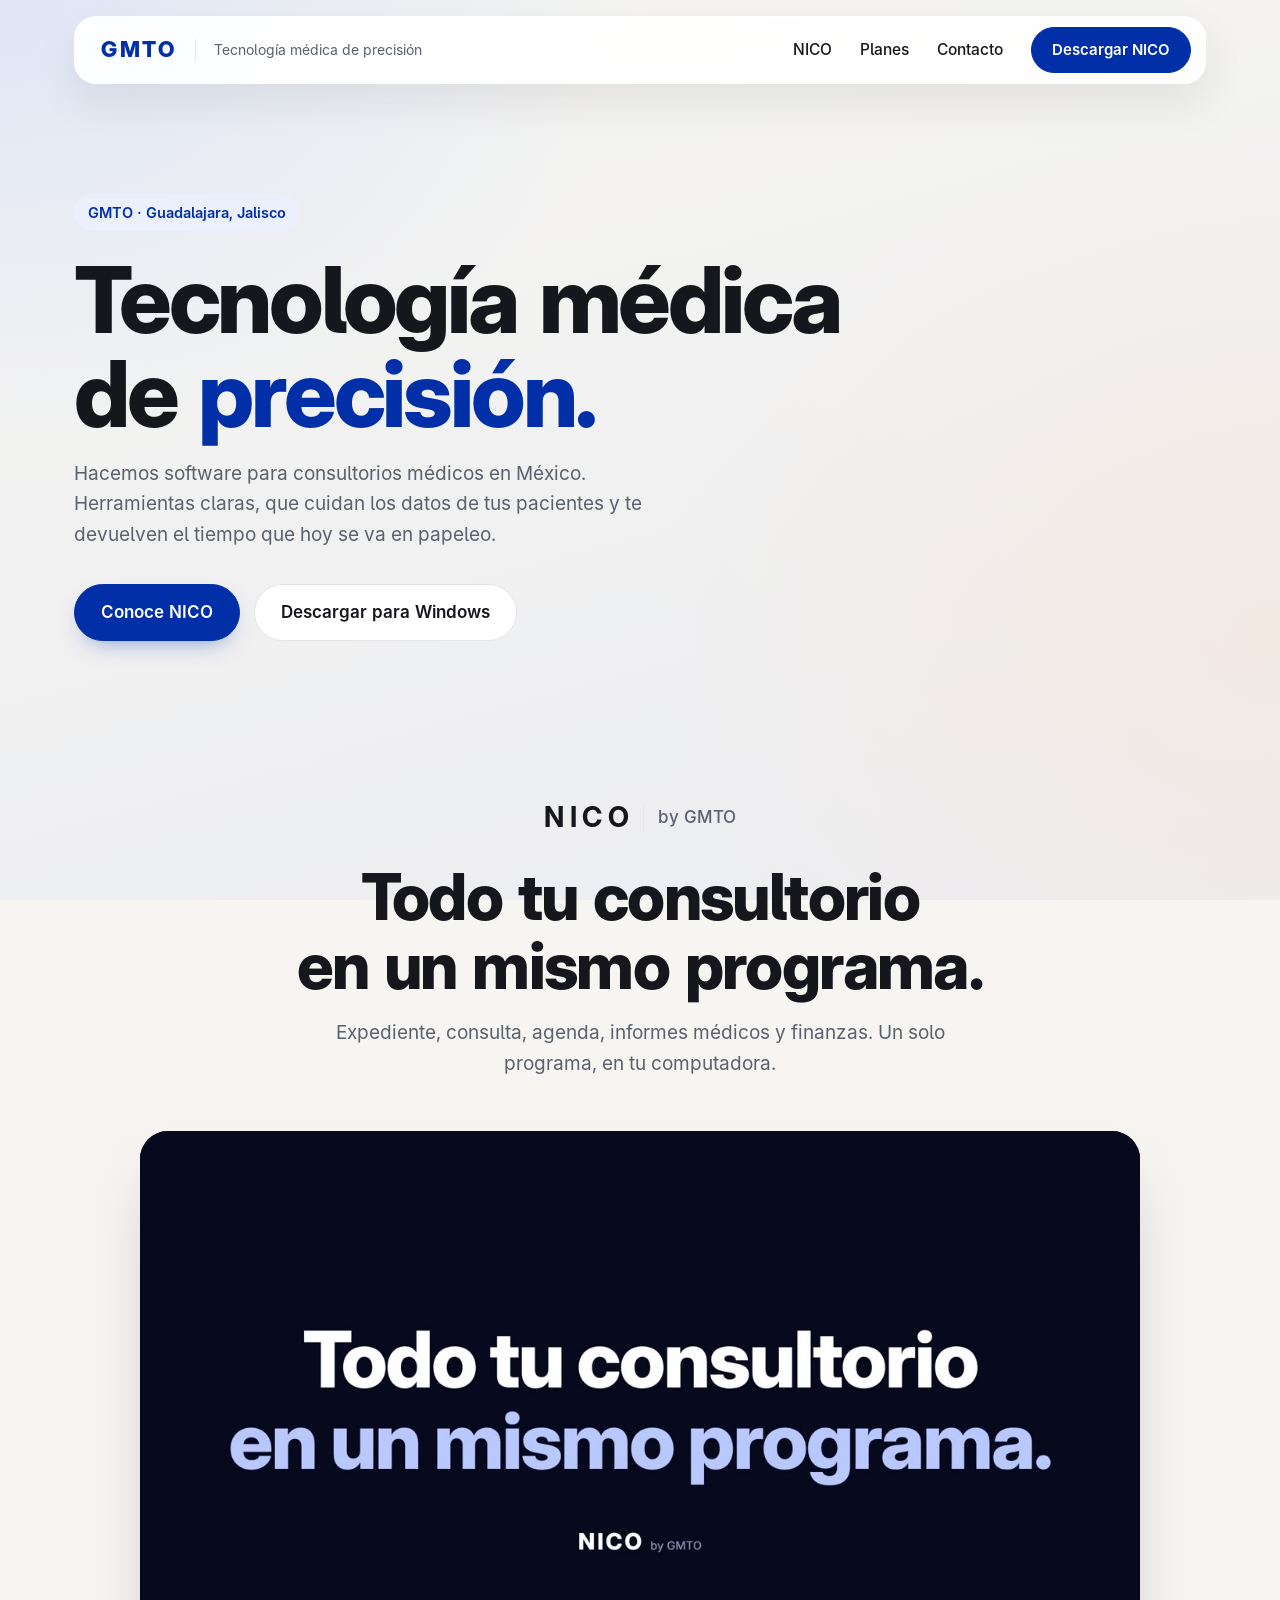
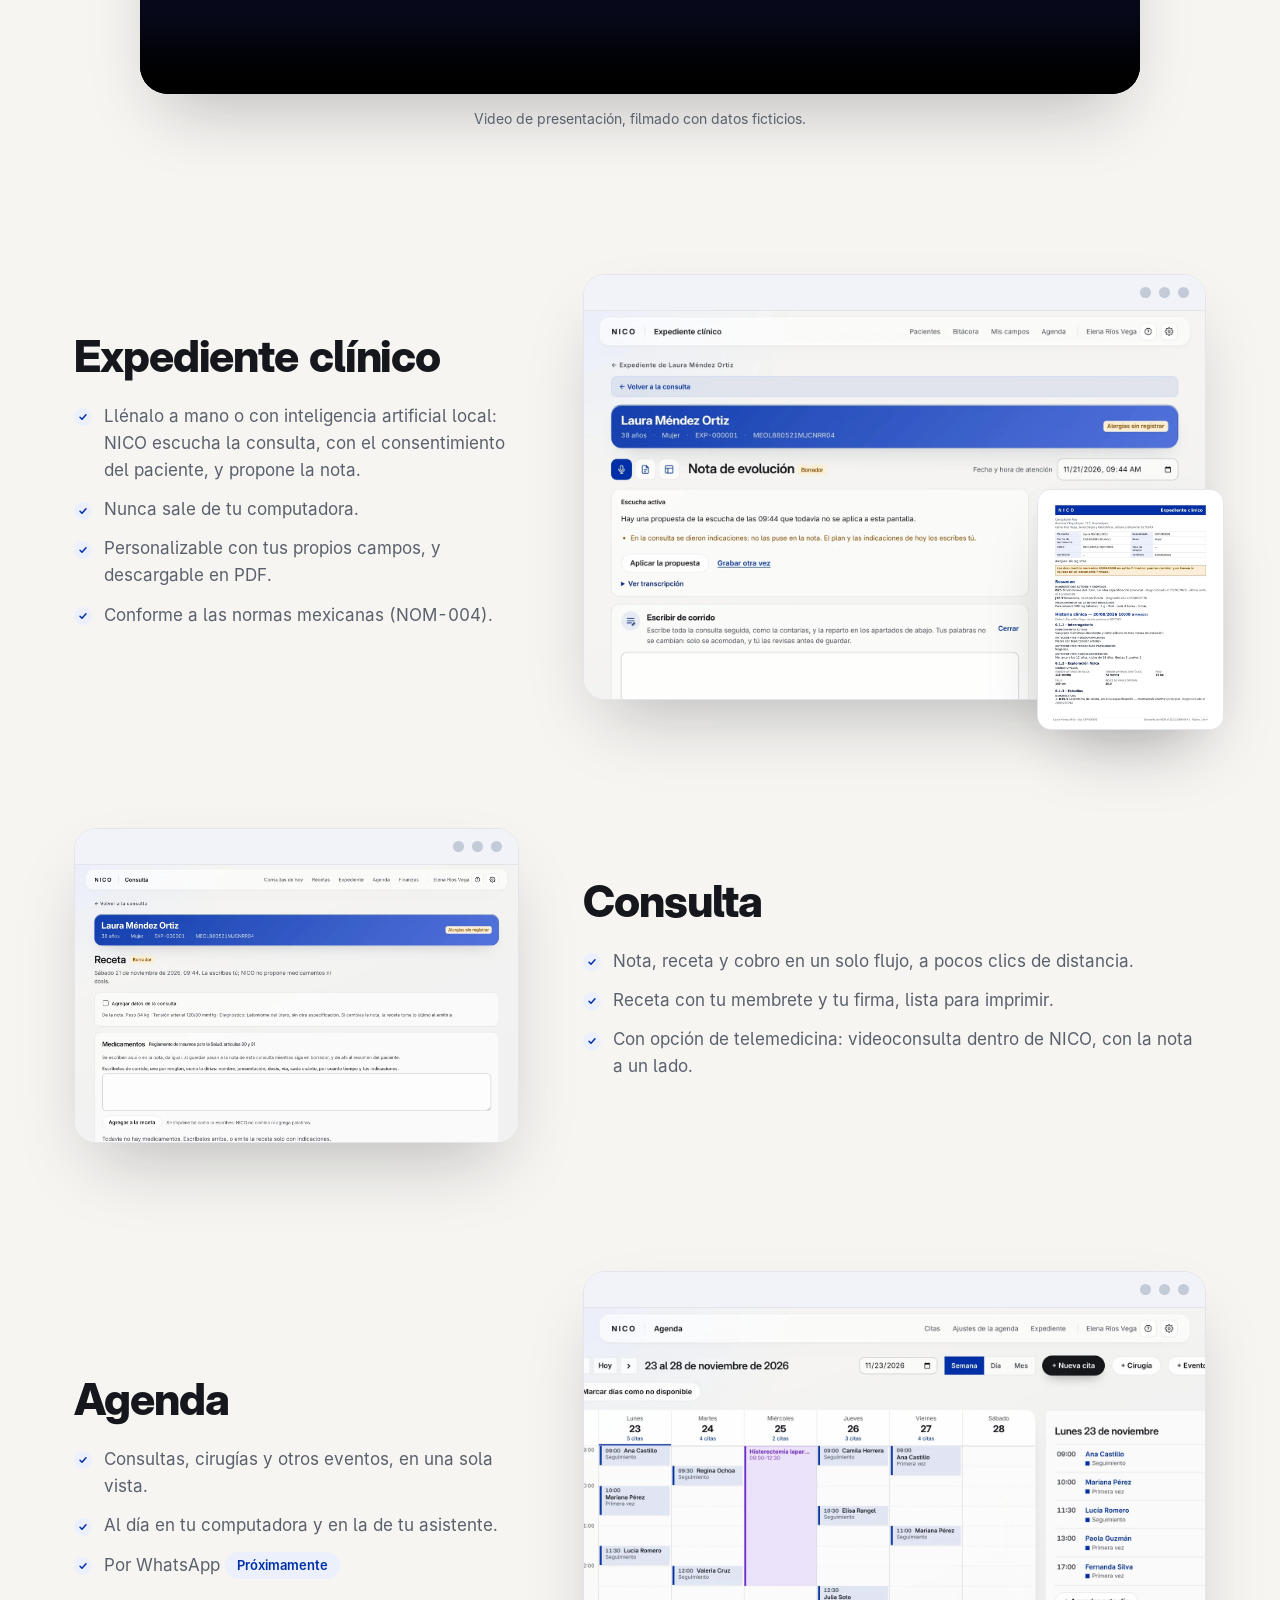
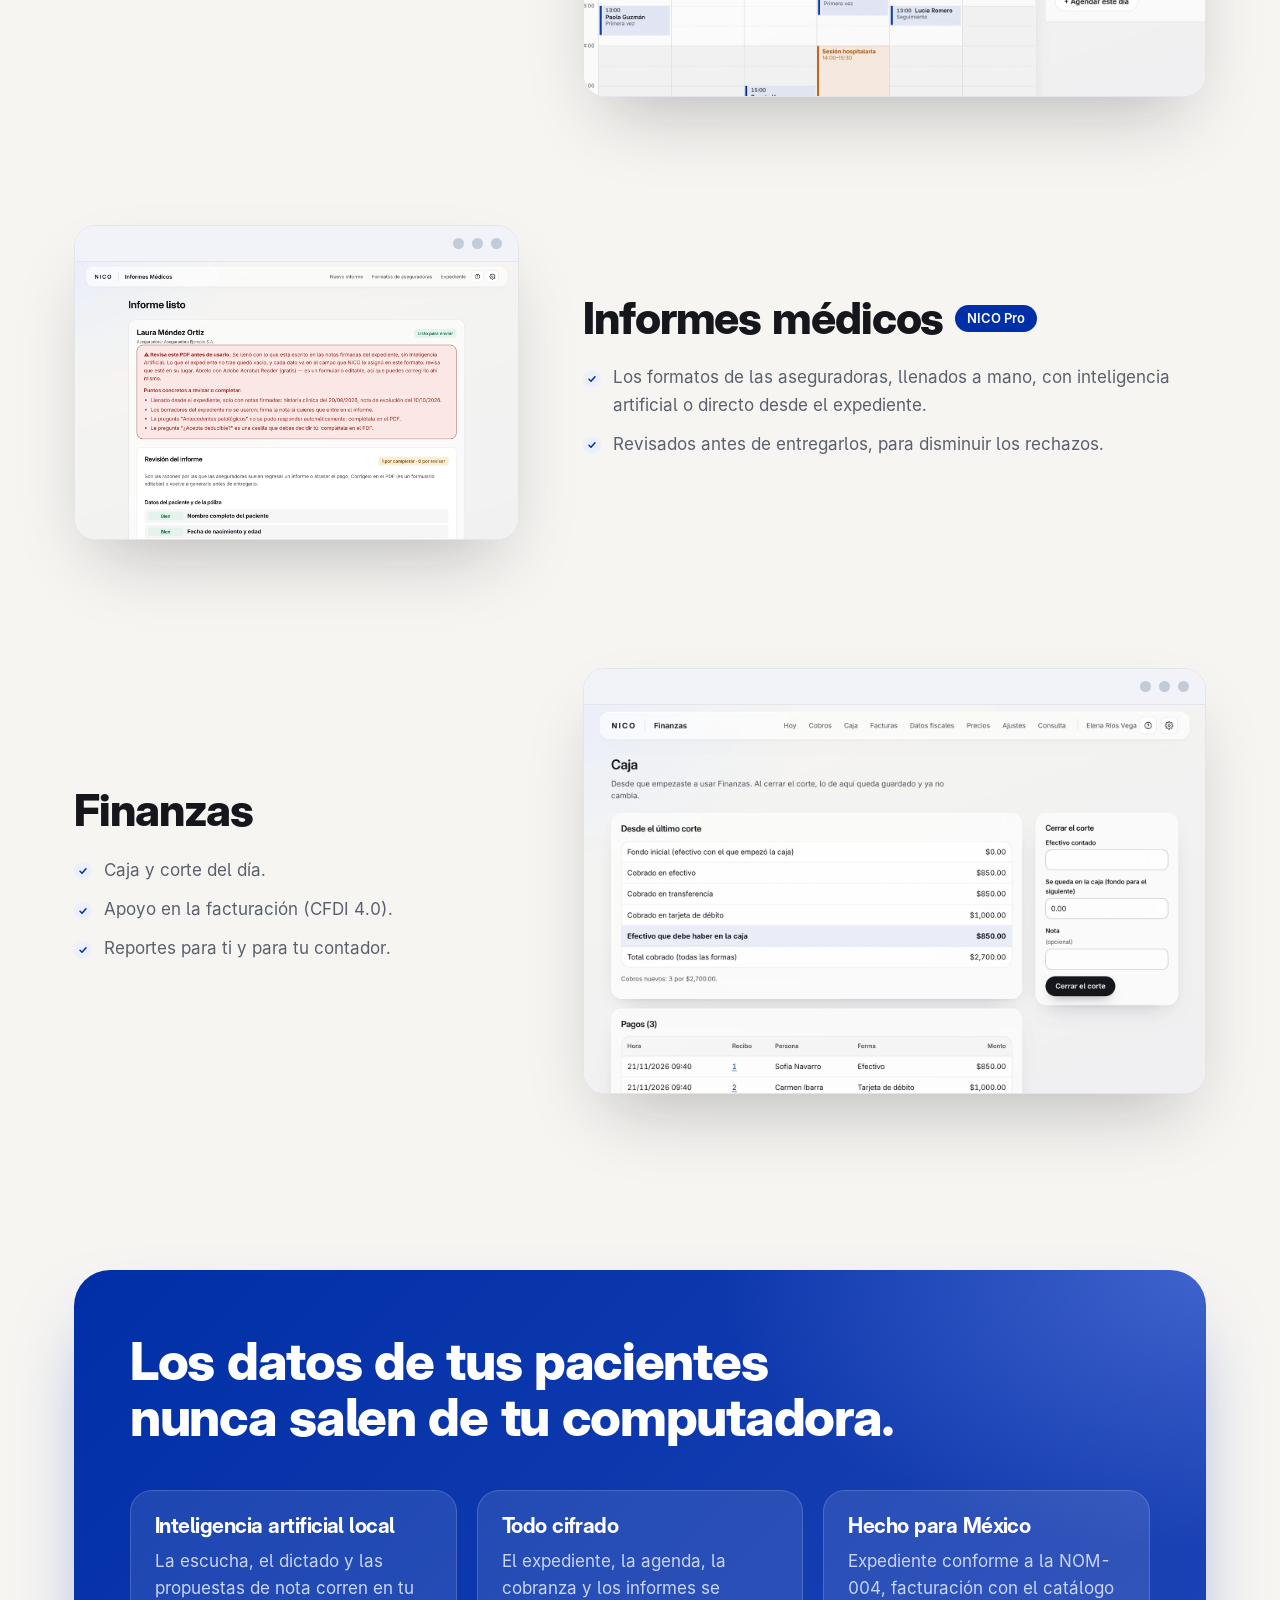
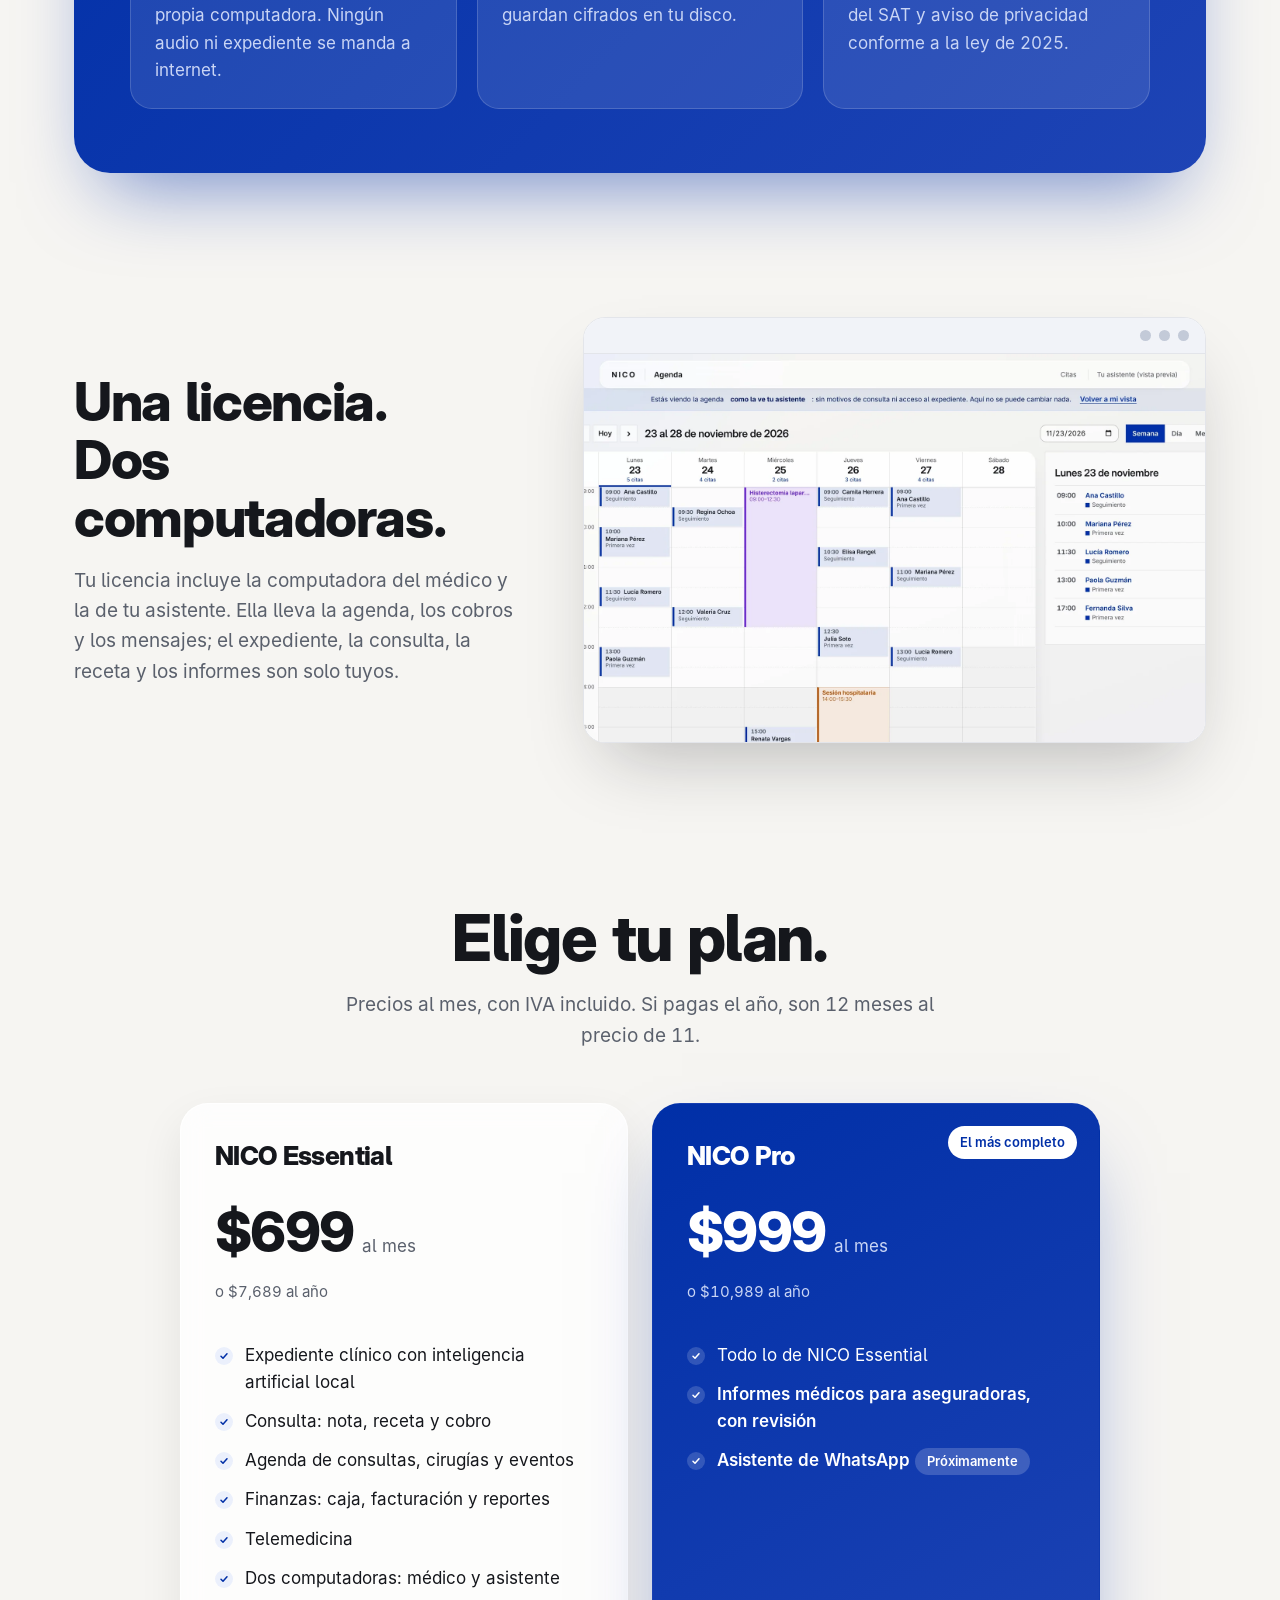
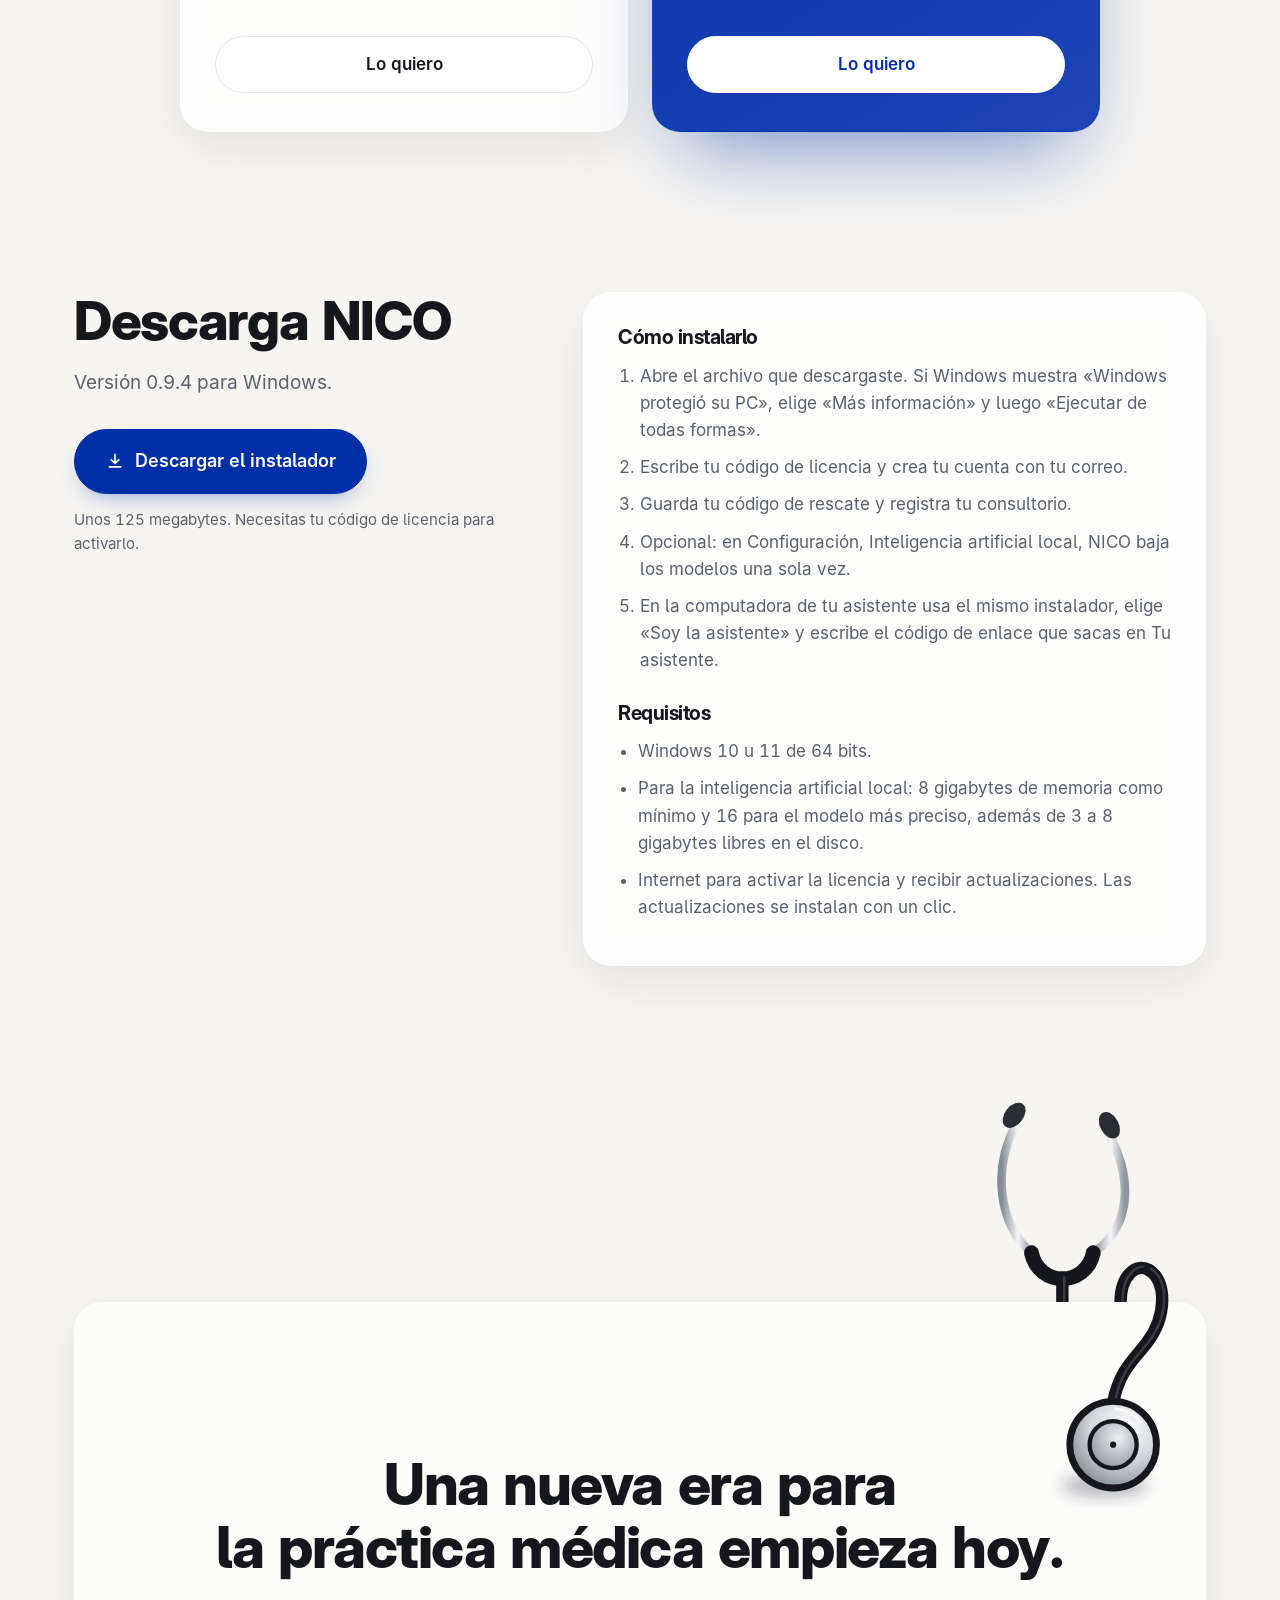
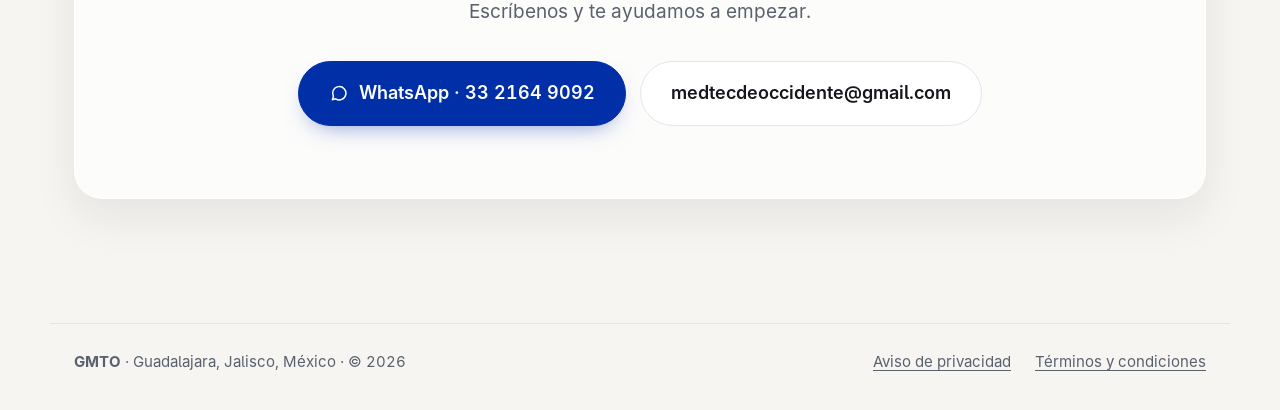
<file: index.html>
<!doctype html>
<html lang="es">
<head>
<meta charset="utf-8">
<meta name="viewport" content="width=device-width, initial-scale=1">
<title>GMTO · NICO</title>
<meta name="description" content="GMTO, tecnología médica de precisión. NICO: todo tu consultorio en un mismo programa. Expediente, consulta, agenda, informes médicos y finanzas, con los datos de tus pacientes en tu computadora.">
<meta property="og:title" content="NICO by GMTO · Todo tu consultorio en un mismo programa">
<meta property="og:description" content="Expediente, consulta, agenda, informes médicos y finanzas. Los datos de tus pacientes nunca salen de tu computadora.">
<meta property="og:image" content="portada.jpg">
<meta name="theme-color" content="#F6F5F2">
<link rel="icon" type="image/png" href="nico.png">
<link rel="stylesheet" href="sitio.css">
</head>
<body>

<header class="barra">
  <div class="contenedor barra-in">
    <a class="logo" href="#inicio" aria-label="GMTO, inicio"><b>GMTO</b><span>Tecnología médica de precisión</span></a>
    <button class="menu-btn" type="button" aria-expanded="false" aria-controls="menu" aria-label="Abrir menú">
      <svg viewBox="0 0 24 24" width="24" height="24" fill="none" stroke="currentColor" stroke-width="1.8" stroke-linecap="round"><path d="M4 7h16M4 12h16M4 17h16"/></svg>
    </button>
    <nav id="menu" class="menu">
      <a href="#nico">NICO</a>
      <a href="#planes">Planes</a>
      <a href="#contacto">Contacto</a>
      <a class="btn btn-chico" href="#descargar">Descargar NICO</a>
    </nav>
  </div>
</header>

<main id="inicio">

  <!-- GMTO -->
  <section class="heroe">
    <div class="contenedor heroe-in">
      <p class="ceja">GMTO · Guadalajara, Jalisco</p>
      <h1>Tecnología médica<br>de <em>precisión.</em></h1>
      <p class="entrada">Hacemos software para consultorios médicos en México. Herramientas claras, que cuidan los datos de tus
        pacientes y te devuelven el tiempo que hoy se va en papeleo.</p>
      <div class="acciones">
        <a class="btn" href="#nico">Conoce NICO</a>
        <a class="btn btn-claro" href="#descargar">Descargar para Windows</a>
      </div>
    </div>
  </section>

  <!-- NICO -->
  <section id="nico" class="nico">
    <div class="contenedor">
      <p class="marca-nico"><b>NICO</b><span>by GMTO</span></p>
      <h2 class="titulo-grande">Todo tu consultorio<br>en un mismo programa.</h2>
      <p class="entrada centro">Expediente, consulta, agenda, informes médicos y finanzas. Un solo programa, en tu computadora.</p>
      <figure class="video">
        <video controls playsinline preload="none" poster="portada.jpg">
          <source src="nico-lanzamiento.mp4" type="video/mp4">
        </video>
        <figcaption>Video de presentación, filmado con datos ficticios.</figcaption>
      </figure>
    </div>
  </section>

  <section class="servicios" aria-label="Servicios de NICO">
    <div class="contenedor">

      <article class="servicio">
        <div class="texto">
          <h3>Expediente clínico</h3>
          <ul>
            <li>Llénalo a mano o con inteligencia artificial local: NICO escucha la consulta, con el consentimiento del paciente, y propone la nota.</li>
            <li>Nunca sale de tu computadora.</li>
            <li>Personalizable con tus propios campos, y descargable en PDF.</li>
            <li>Conforme a las normas mexicanas (NOM-004).</li>
          </ul>
        </div>
        <div class="pantallas">
          <div class="ventana"><span class="ventana-barra" aria-hidden="true"><i></i><i></i><i></i></span><img src="escucha.webp" alt="Nota de consulta llenada con la escucha activa de NICO" loading="lazy" width="1600" height="1000"></div>
          <img class="sobre" src="expediente-pdf.webp" alt="Expediente descargado en PDF" loading="lazy" width="700" height="906">
        </div>
      </article>

      <article class="servicio inverso">
        <div class="texto">
          <h3>Consulta</h3>
          <ul>
            <li>Nota, receta y cobro en un solo flujo, a pocos clics de distancia.</li>
            <li>Receta con tu membrete y tu firma, lista para imprimir.</li>
            <li>Con opción de telemedicina: videoconsulta dentro de NICO, con la nota a un lado.</li>
          </ul>
        </div>
        <div class="pantallas">
          <div class="ventana"><span class="ventana-barra" aria-hidden="true"><i></i><i></i><i></i></span><img src="receta.webp" alt="Receta médica en NICO" loading="lazy" width="1600" height="1000"></div>
        </div>
      </article>

      <article class="servicio">
        <div class="texto">
          <h3>Agenda</h3>
          <ul>
            <li>Consultas, cirugías y otros eventos, en una sola vista.</li>
            <li>Al día en tu computadora y en la de tu asistente.</li>
            <li>Por WhatsApp <span class="chip">Próximamente</span></li>
          </ul>
        </div>
        <div class="pantallas">
          <div class="ventana"><span class="ventana-barra" aria-hidden="true"><i></i><i></i><i></i></span><img src="agenda.webp" alt="Agenda semanal con consultas, una cirugía y una sesión hospitalaria" loading="lazy" width="1600" height="1000"></div>
        </div>
      </article>

      <article class="servicio inverso">
        <div class="texto">
          <h3>Informes médicos <span class="chip chip-pro">NICO Pro</span></h3>
          <ul>
            <li>Los formatos de las aseguradoras, llenados a mano, con inteligencia artificial o directo desde el expediente.</li>
            <li>Revisados antes de entregarlos, para disminuir los rechazos.</li>
          </ul>
        </div>
        <div class="pantallas">
          <div class="ventana"><span class="ventana-barra" aria-hidden="true"><i></i><i></i><i></i></span><img src="revision-informe.webp" alt="Revisión de un informe médico antes de entregarlo" loading="lazy" width="1600" height="1000"></div>
        </div>
      </article>

      <article class="servicio">
        <div class="texto">
          <h3>Finanzas</h3>
          <ul>
            <li>Caja y corte del día.</li>
            <li>Apoyo en la facturación (CFDI 4.0).</li>
            <li>Reportes para ti y para tu contador.</li>
          </ul>
        </div>
        <div class="pantallas">
          <div class="ventana"><span class="ventana-barra" aria-hidden="true"><i></i><i></i><i></i></span><img src="caja.webp" alt="Caja del día en NICO" loading="lazy" width="1600" height="1000"></div>
        </div>
      </article>

    </div>
  </section>

  <section class="privacidad">
    <div class="contenedor">
      <div class="tarjeta-klein">
      <h2>Los datos de tus pacientes<br>nunca salen de tu computadora.</h2>
      <div class="tres">
        <div>
          <h3>Inteligencia artificial local</h3>
          <p>La escucha, el dictado y las propuestas de nota corren en tu propia computadora. Ningún audio ni expediente se manda a internet.</p>
        </div>
        <div>
          <h3>Todo cifrado</h3>
          <p>El expediente, la agenda, la cobranza y los informes se guardan cifrados en tu disco.</p>
        </div>
        <div>
          <h3>Hecho para México</h3>
          <p>Expediente conforme a la NOM-004, facturación con el catálogo del SAT y aviso de privacidad conforme a la ley de 2025.</p>
        </div>
      </div>
      </div>
    </div>
  </section>

  <section class="licencia">
    <div class="contenedor licencia-in">
      <div>
        <h2>Una licencia.<br>Dos computadoras.</h2>
        <p class="entrada">Tu licencia incluye la computadora del médico y la de tu asistente. Ella lleva la agenda, los cobros y los
          mensajes; el expediente, la consulta, la receta y los informes son solo tuyos.</p>
      </div>
      <div class="ventana"><span class="ventana-barra" aria-hidden="true"><i></i><i></i><i></i></span><img src="agenda-asistente.webp" alt="La agenda como la ve la asistente" loading="lazy" width="1600" height="1000"></div>
    </div>
  </section>

  <!-- Planes -->
  <section id="planes" class="planes">
    <div class="contenedor">
      <h2 class="titulo-grande centro">Elige tu plan.</h2>
      <p class="entrada centro">Precios al mes, con IVA incluido. Si pagas el año, son 12 meses al precio de 11.</p>
      <div class="tarjetas">
        <div class="plan">
          <h3>NICO Essential</h3>
          <p class="precio"><b>$699</b> al mes</p>
          <p class="anual">o $7,689 al año</p>
          <ul class="incluye">
            <li>Expediente clínico con inteligencia artificial local</li>
            <li>Consulta: nota, receta y cobro</li>
            <li>Agenda de consultas, cirugías y eventos</li>
            <li>Finanzas: caja, facturación y reportes</li>
            <li>Telemedicina</li>
            <li>Dos computadoras: médico y asistente</li>
          </ul>
          <a class="btn btn-claro" href="#contacto">Lo quiero</a>
        </div>
        <div class="plan plan-pro">
          <p class="recomendado">El más completo</p>
          <h3>NICO Pro</h3>
          <p class="precio"><b>$999</b> al mes</p>
          <p class="anual">o $10,989 al año</p>
          <ul class="incluye">
            <li>Todo lo de NICO Essential</li>
            <li class="extra">Informes médicos para aseguradoras, con revisión</li>
            <li class="extra">Asistente de WhatsApp <span class="chip chip-claro">Próximamente</span></li>
          </ul>
          <a class="btn btn-blanco" href="#contacto">Lo quiero</a>
        </div>
      </div>
    </div>
  </section>

  <!-- Descarga -->
  <section id="descargar" class="descarga">
    <div class="contenedor descarga-in">
      <div>
        <h2>Descarga NICO</h2>
        <p class="entrada">Versión 0.9.4 para Windows.</p>
        <a class="btn btn-grande" href="/descargar" rel="nofollow">
          <svg viewBox="0 0 24 24" width="20" height="20" fill="none" stroke="currentColor" stroke-width="2" stroke-linecap="round" stroke-linejoin="round" aria-hidden="true"><path d="M12 4v11m0 0-4.5-4.5M12 15l4.5-4.5M5 19h14"/></svg>
          Descargar el instalador
        </a>
        <p class="pequeno">Unos 125 megabytes. Necesitas tu código de licencia para activarlo.</p>
      </div>
      <div class="pasos">
        <h3>Cómo instalarlo</h3>
        <ol>
          <li>Abre el archivo que descargaste. Si Windows muestra «Windows protegió su PC», elige «Más información» y luego «Ejecutar de todas formas».</li>
          <li>Escribe tu código de licencia y crea tu cuenta con tu correo.</li>
          <li>Guarda tu código de rescate y registra tu consultorio.</li>
          <li>Opcional: en Configuración, Inteligencia artificial local, NICO baja los modelos una sola vez.</li>
          <li>En la computadora de tu asistente usa el mismo instalador, elige «Soy la asistente» y escribe el código de enlace que sacas en Tu asistente.</li>
        </ol>
        <h3>Requisitos</h3>
        <ul class="requisitos">
          <li>Windows 10 u 11 de 64 bits.</li>
          <li>Para la inteligencia artificial local: 8 gigabytes de memoria como mínimo y 16 para el modelo más preciso, además de 3 a 8 gigabytes libres en el disco.</li>
          <li>Internet para activar la licencia y recibir actualizaciones. Las actualizaciones se instalan con un clic.</li>
        </ul>
      </div>
    </div>
  </section>

  <!-- Contacto -->
  <section id="contacto" class="contacto">
    <div class="contenedor centro">
      <div class="esteto-zona">
        <svg class="esteto esteto-atras" viewBox="0 0 420 660" aria-hidden="true"><defs>
<linearGradient id="estm" x1="0" x2="1"><stop offset="0" stop-color="#8E949D"/><stop offset=".45" stop-color="#F6F7F9"/><stop offset="1" stop-color="#858B94"/></linearGradient>
<radialGradient id="estc" cx=".36" cy=".3" r=".8"><stop offset="0" stop-color="#FFFFFF"/><stop offset=".5" stop-color="#D2D5DA"/><stop offset="1" stop-color="#7B818A"/></radialGradient>
<radialGradient id="estd" cx=".4" cy=".35" r=".75"><stop offset="0" stop-color="#EEF0F2"/><stop offset="1" stop-color="#8A9099"/></radialGradient>
<filter id="ests" x="-50%" y="-80%" width="200%" height="260%"><feGaussianBlur stdDeviation="12"/></filter>
</defs><g transform="translate(420 0) scale(-1 1)">
<path d="M156 60 C120 128 118 206 182 250" fill="none" stroke="url(#estm)" stroke-width="14" stroke-linecap="round"/>
<path d="M308 44 C346 118 334 204 282 250" fill="none" stroke="url(#estm)" stroke-width="14" stroke-linecap="round"/>
<path d="M182 250 C194 306 270 306 282 250" fill="none" stroke="#15171C" stroke-width="24" stroke-linecap="round"/>
<g class="tubo-a"><path d="M232 292 V372 C232 432 206 446 180 440 C152 434 138 398 138 330 C138 286 112 266 92 278" pathLength="1" fill="none" stroke="#15171C" stroke-width="20" stroke-linecap="round"/><path d="M232 292 V372 C232 432 206 446 180 440 C152 434 138 398 138 330 C138 286 112 266 92 278" pathLength="1" fill="none" stroke="#fff" stroke-opacity=".16" stroke-width="4" stroke-linecap="round" transform="translate(-3 -2)"/></g>
<ellipse cx="156" cy="44" rx="15" ry="23" transform="rotate(28 156 44)" fill="#2A2D33"/>
<ellipse cx="310" cy="28" rx="15" ry="23" transform="rotate(-38 310 28)" fill="#2A2D33"/>
</g></svg>
        <div class="tarjeta-vidrio contacto-in">
      <h2 class="titulo-grande">Una nueva era para<br>la práctica médica empieza hoy.</h2>
      <p class="entrada centro">Escríbenos y te ayudamos a empezar.</p>
      <div class="acciones centro-flex">
        <a class="btn btn-grande" href="https://wa.me/523321649092?text=Hola%2C%20quiero%20informaci%C3%B3n%20de%20NICO." target="_blank" rel="noopener">
          <svg viewBox="0 0 24 24" width="20" height="20" fill="none" stroke="currentColor" stroke-width="1.8" stroke-linecap="round" stroke-linejoin="round" aria-hidden="true"><path d="M4 20l1.3-3.9A8 8 0 1 1 8 19z"/></svg>
          WhatsApp · 33 2164 9092
        </a>
        <a class="btn btn-claro btn-grande" href="mailto:medtecdeoccidente@gmail.com">medtecdeoccidente@gmail.com</a>
      </div>
      </div>
        <svg class="esteto esteto-frente" viewBox="0 0 420 660" aria-hidden="true"><defs>
<linearGradient id="estm" x1="0" x2="1"><stop offset="0" stop-color="#8E949D"/><stop offset=".45" stop-color="#F6F7F9"/><stop offset="1" stop-color="#858B94"/></linearGradient>
<radialGradient id="estc" cx=".36" cy=".3" r=".8"><stop offset="0" stop-color="#FFFFFF"/><stop offset=".5" stop-color="#D2D5DA"/><stop offset="1" stop-color="#7B818A"/></radialGradient>
<radialGradient id="estd" cx=".4" cy=".35" r=".75"><stop offset="0" stop-color="#EEF0F2"/><stop offset="1" stop-color="#8A9099"/></radialGradient>
<filter id="ests" x="-50%" y="-80%" width="200%" height="260%"><feGaussianBlur stdDeviation="12"/></filter>
</defs><g transform="translate(420 0) scale(-1 1)">
<g class="campana"><ellipse cx="164" cy="626" rx="70" ry="18" fill="#141A2D" opacity=".30" filter="url(#ests)"/>
<g class="tubo-f"><path d="M92 278 C64 294 62 352 96 396 C116 422 140 440 150 492" pathLength="1" fill="none" stroke="#15171C" stroke-width="20" stroke-linecap="round"/><path d="M92 278 C64 294 62 352 96 396 C116 422 140 440 150 492" pathLength="1" fill="none" stroke="#fff" stroke-opacity=".16" stroke-width="4" stroke-linecap="round" transform="translate(-3 -2)"/></g>
<circle cx="150" cy="560" r="70" fill="url(#estc)" stroke="#15171C" stroke-width="11"/>
<circle cx="150" cy="560" r="38" fill="url(#estd)" stroke="#15171C" stroke-width="7"/>
<circle cx="150" cy="560" r="5" fill="#15171C"/>
<path d="M104 524 A60 60 0 0 1 146 502" fill="none" stroke="#fff" stroke-opacity=".8" stroke-width="4" stroke-linecap="round"/></g>
</g></svg>
      </div>
    </div>
  </section>

</main>

<footer class="pie">
  <div class="contenedor pie-in">
    <p><b>GMTO</b> · Guadalajara, Jalisco, México · © 2026</p>
    <nav>
      <a href="privacidad.html">Aviso de privacidad</a>
      <a href="terminos.html">Términos y condiciones</a>
    </nav>
  </div>
</footer>

<script>
(function () {
  var b = document.querySelector('.menu-btn'), m = document.getElementById('menu');
  b.addEventListener('click', function () {
    var abierto = m.classList.toggle('abierto');
    b.setAttribute('aria-expanded', abierto ? 'true' : 'false');
  });
  m.addEventListener('click', function (e) {
    if (e.target.tagName === 'A') { m.classList.remove('abierto'); b.setAttribute('aria-expanded', 'false'); }
  });
})();
</script>
</body>
</html>
</file>
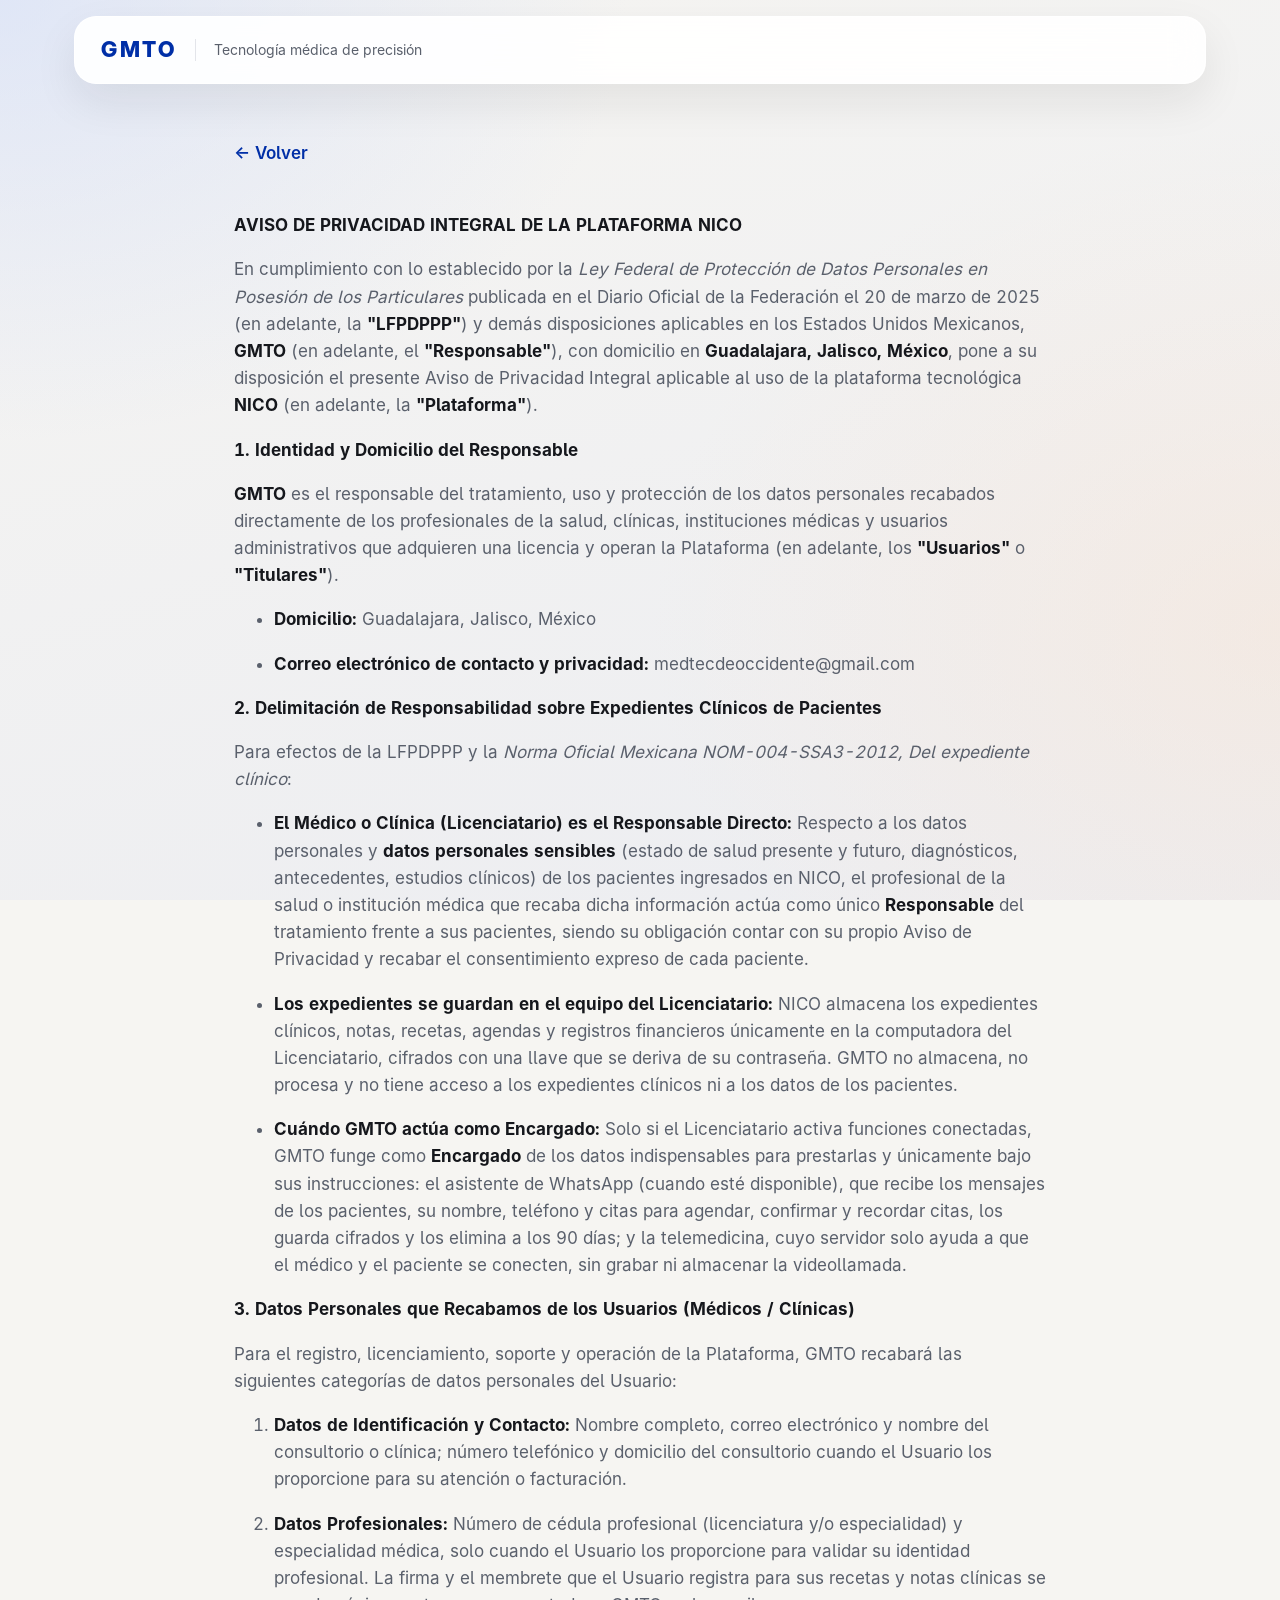
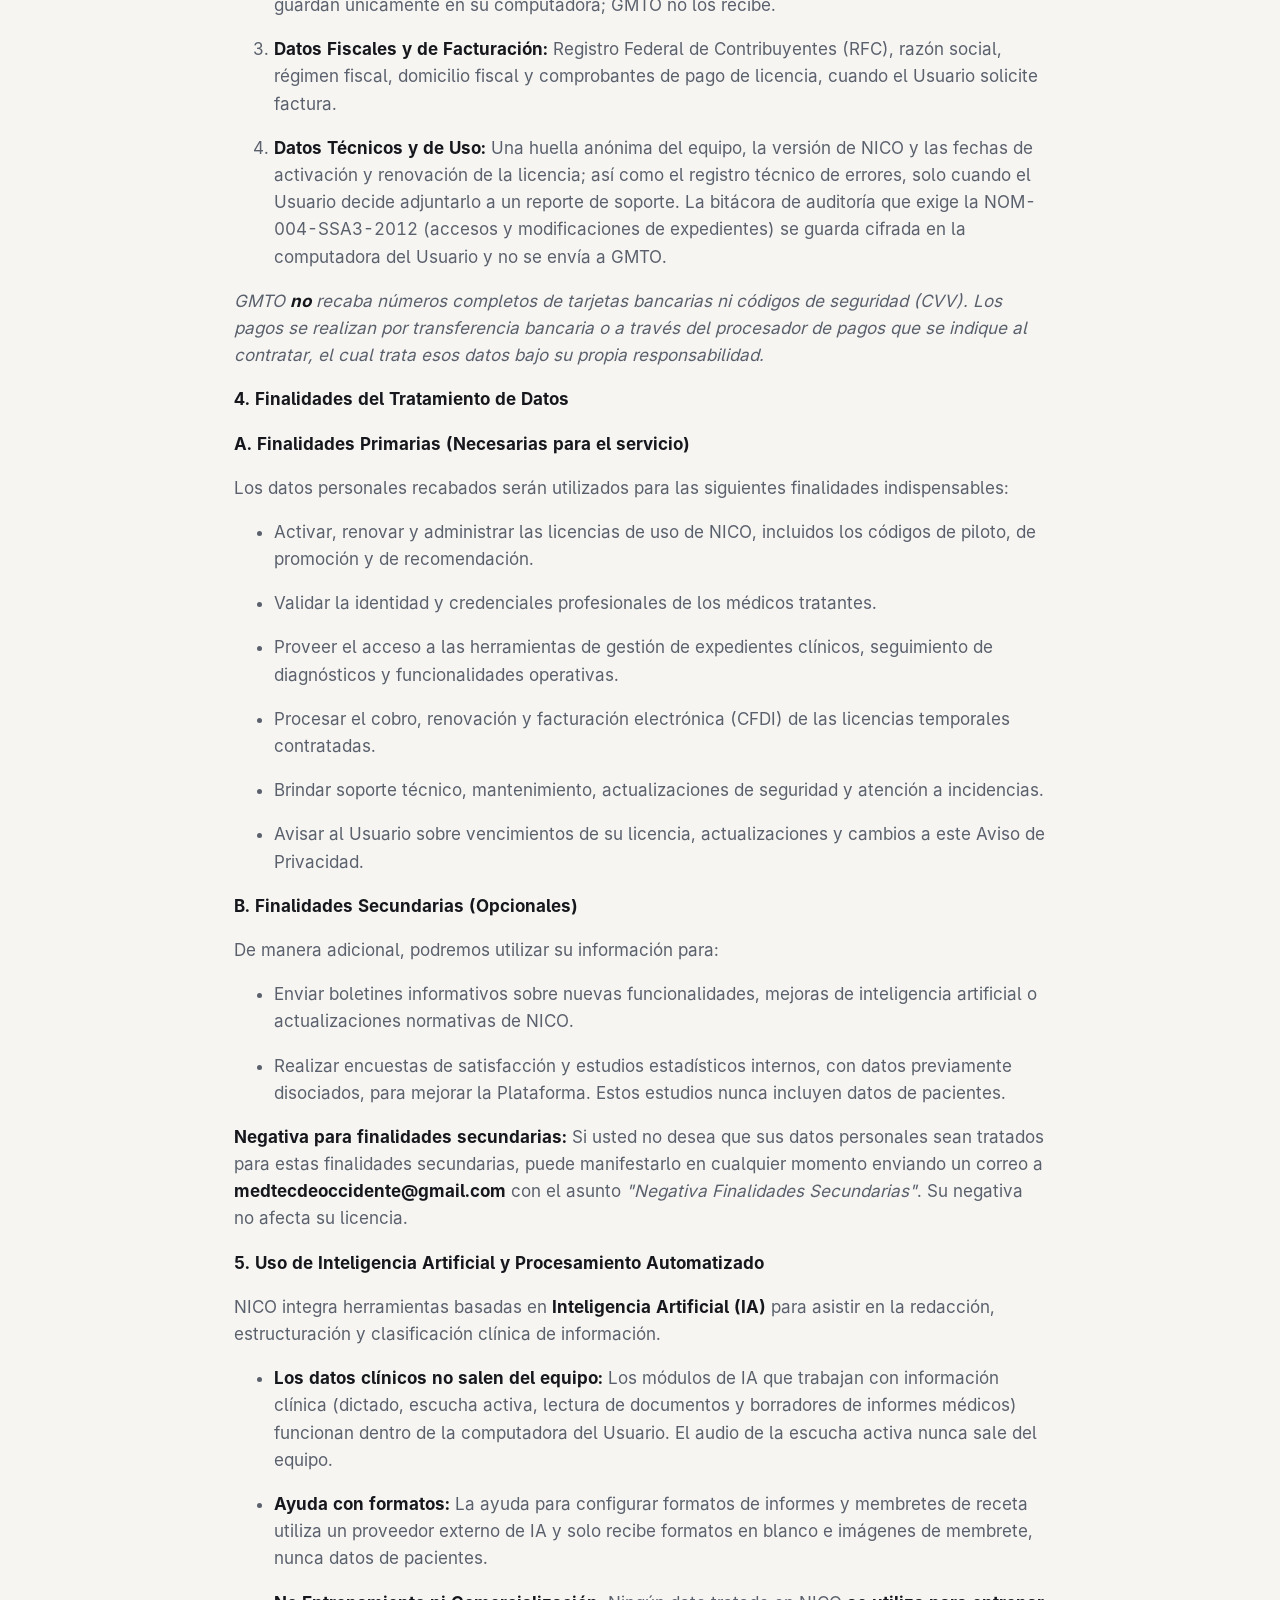
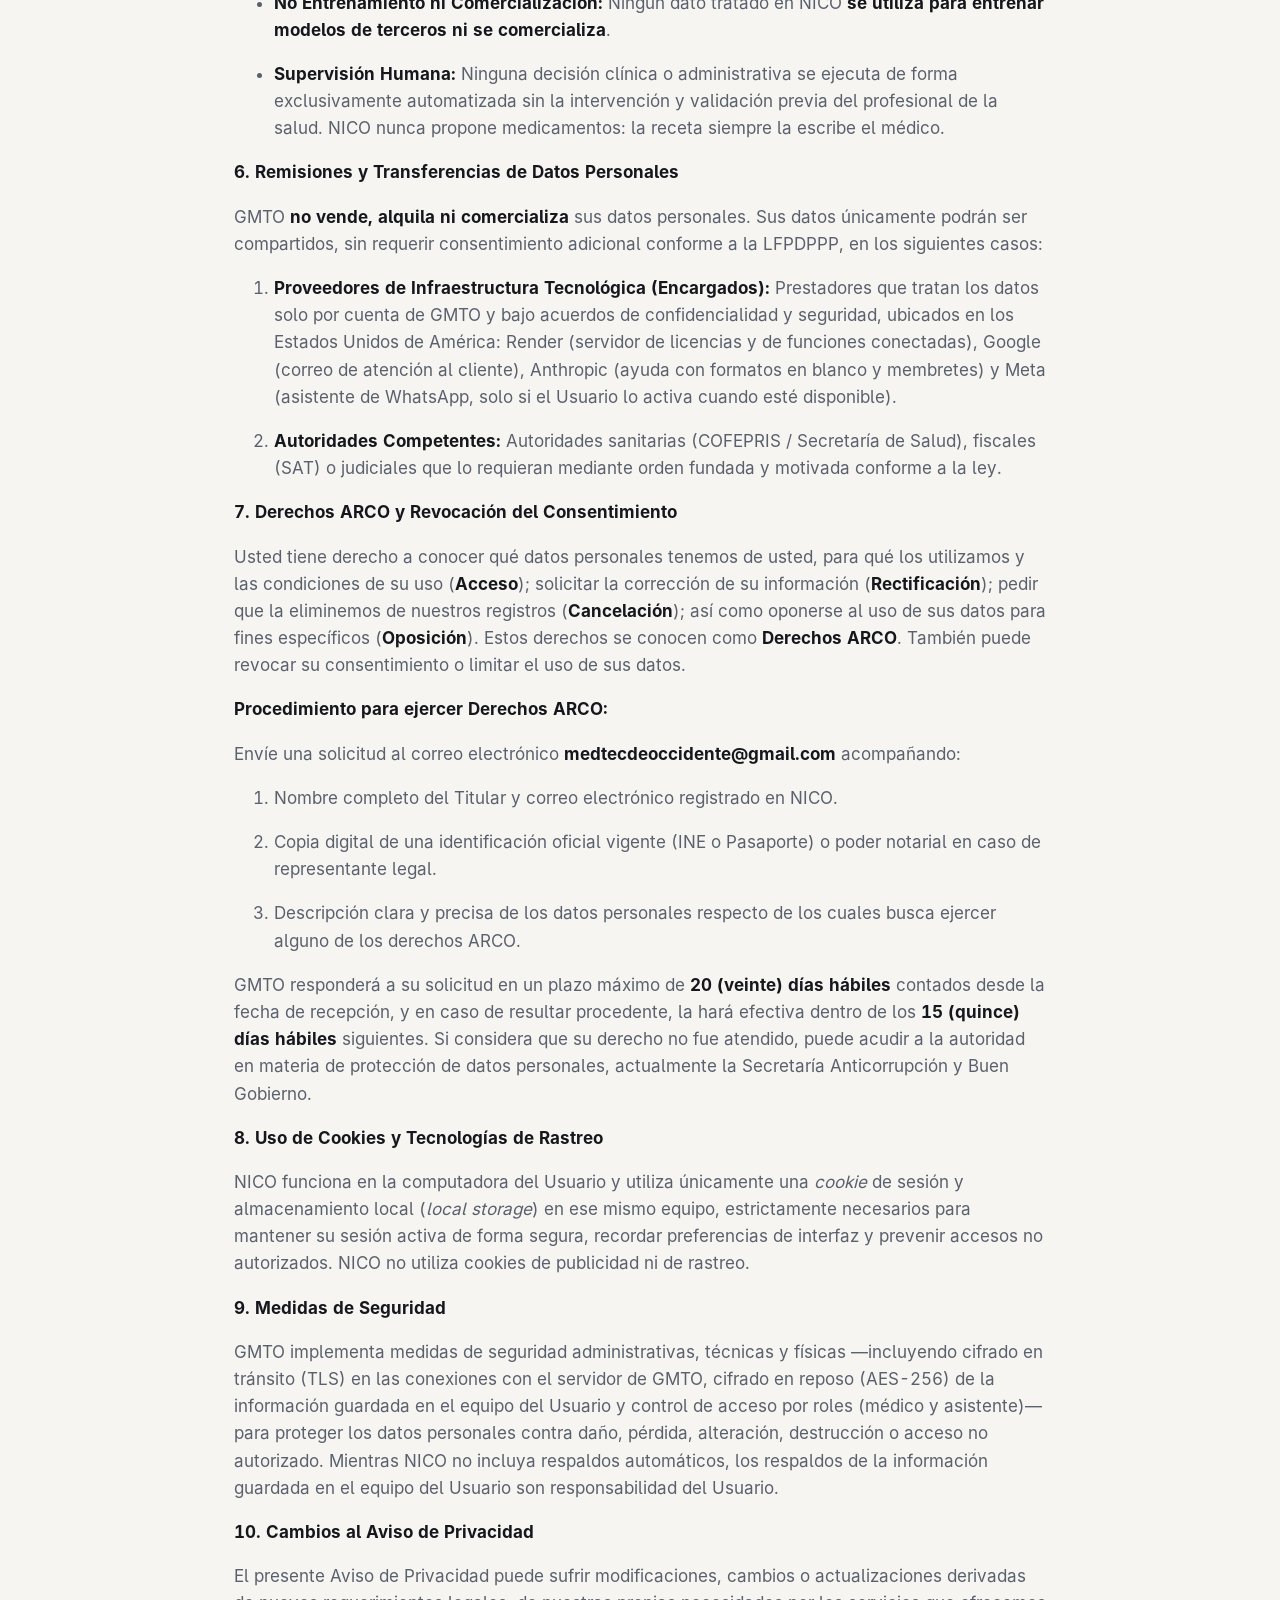
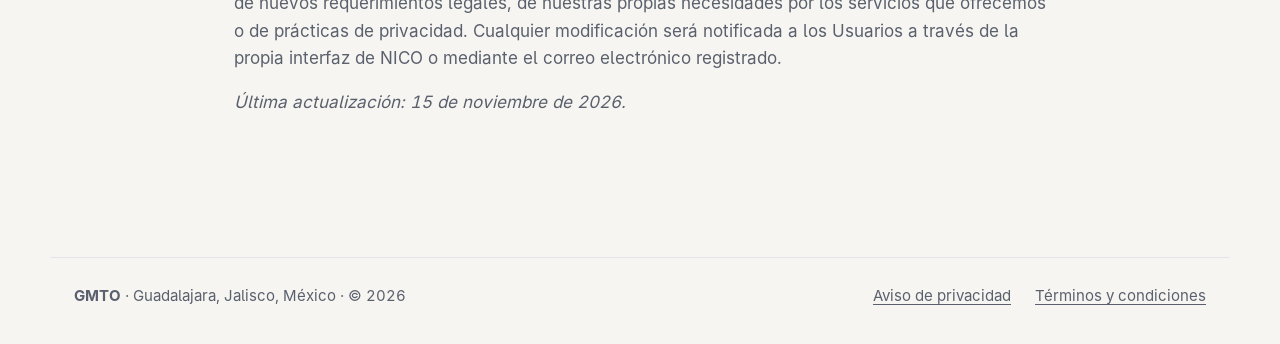
<file: privacidad.html>
<!doctype html>
<html lang="es">
<head>
<meta charset="utf-8">
<meta name="viewport" content="width=device-width, initial-scale=1">
<title>Aviso de privacidad · GMTO</title>
<link rel="icon" type="image/png" href="nico.png">
<link rel="stylesheet" href="sitio.css">
</head>
<body>
<header class="barra"><div class="contenedor barra-in">
  <a class="logo" href="index.html"><b>GMTO</b><span>Tecnología médica de precisión</span></a>
</div></header>
<main class="legal"><div class="contenedor">
<a class="volver" href="index.html">&larr; Volver</a>
<p><strong>AVISO DE PRIVACIDAD INTEGRAL DE LA PLATAFORMA NICO</strong></p>
<p>En cumplimiento con lo establecido por la <em>Ley Federal de Protección de Datos Personales en Posesión de los Particulares</em> publicada en el Diario Oficial de la Federación el 20 de marzo de 2025 (en adelante, la <strong>"LFPDPPP"</strong>) y demás disposiciones aplicables en los Estados Unidos Mexicanos, <strong>GMTO</strong> (en adelante, el <strong>"Responsable"</strong>), con domicilio en <strong>Guadalajara, Jalisco, México</strong>, pone a su disposición el presente Aviso de Privacidad Integral aplicable al uso de la plataforma tecnológica <strong>NICO</strong> (en adelante, la <strong>"Plataforma"</strong>).</p>
<p><strong>1. Identidad y Domicilio del Responsable</strong></p>
<p><strong>GMTO</strong> es el responsable del tratamiento, uso y protección de los datos personales recabados directamente de los profesionales de la salud, clínicas, instituciones médicas y usuarios administrativos que adquieren una licencia y operan la Plataforma (en adelante, los <strong>"Usuarios"</strong> o <strong>"Titulares"</strong>).</p>
<ul>
<li><p><strong>Domicilio:</strong> Guadalajara, Jalisco, México</p></li>
<li><p><strong>Correo electrónico de contacto y privacidad:</strong> medtecdeoccidente@gmail.com</p></li>
</ul>
<p><strong>2. Delimitación de Responsabilidad sobre Expedientes Clínicos de Pacientes</strong></p>
<p>Para efectos de la LFPDPPP y la <em>Norma Oficial Mexicana NOM-004-SSA3-2012, Del expediente clínico</em>:</p>
<ul>
<li><p><strong>El Médico o Clínica (Licenciatario) es el Responsable Directo:</strong> Respecto a los datos personales y <strong>datos personales sensibles</strong> (estado de salud presente y futuro, diagnósticos, antecedentes, estudios clínicos) de los pacientes ingresados en NICO, el profesional de la salud o institución médica que recaba dicha información actúa como único <strong>Responsable</strong> del tratamiento frente a sus pacientes, siendo su obligación contar con su propio Aviso de Privacidad y recabar el consentimiento expreso de cada paciente.</p></li>
<li><p><strong>Los expedientes se guardan en el equipo del Licenciatario:</strong> NICO almacena los expedientes clínicos, notas, recetas, agendas y registros financieros únicamente en la computadora del Licenciatario, cifrados con una llave que se deriva de su contraseña. GMTO no almacena, no procesa y no tiene acceso a los expedientes clínicos ni a los datos de los pacientes.</p></li>
<li><p><strong>Cuándo GMTO actúa como Encargado:</strong> Solo si el Licenciatario activa funciones conectadas, GMTO funge como <strong>Encargado</strong> de los datos indispensables para prestarlas y únicamente bajo sus instrucciones: el asistente de WhatsApp (cuando esté disponible), que recibe los mensajes de los pacientes, su nombre, teléfono y citas para agendar, confirmar y recordar citas, los guarda cifrados y los elimina a los 90 días; y la telemedicina, cuyo servidor solo ayuda a que el médico y el paciente se conecten, sin grabar ni almacenar la videollamada.</p></li>
</ul>
<p><strong>3. Datos Personales que Recabamos de los Usuarios (Médicos / Clínicas)</strong></p>
<p>Para el registro, licenciamiento, soporte y operación de la Plataforma, GMTO recabará las siguientes categorías de datos personales del Usuario:</p>
<ol type="1">
<li><p><strong>Datos de Identificación y Contacto:</strong> Nombre completo, correo electrónico y nombre del consultorio o clínica; número telefónico y domicilio del consultorio cuando el Usuario los proporcione para su atención o facturación.</p></li>
<li><p><strong>Datos Profesionales:</strong> Número de cédula profesional (licenciatura y/o especialidad) y especialidad médica, solo cuando el Usuario los proporcione para validar su identidad profesional. La firma y el membrete que el Usuario registra para sus recetas y notas clínicas se guardan únicamente en su computadora; GMTO no los recibe.</p></li>
<li><p><strong>Datos Fiscales y de Facturación:</strong> Registro Federal de Contribuyentes (RFC), razón social, régimen fiscal, domicilio fiscal y comprobantes de pago de licencia, cuando el Usuario solicite factura.</p></li>
<li><p><strong>Datos Técnicos y de Uso:</strong> Una huella anónima del equipo, la versión de NICO y las fechas de activación y renovación de la licencia; así como el registro técnico de errores, solo cuando el Usuario decide adjuntarlo a un reporte de soporte. La bitácora de auditoría que exige la NOM-004-SSA3-2012 (accesos y modificaciones de expedientes) se guarda cifrada en la computadora del Usuario y no se envía a GMTO.</p></li>
</ol>
<p><em>GMTO <strong>no</strong> recaba números completos de tarjetas bancarias ni códigos de seguridad (CVV). Los pagos se realizan por transferencia bancaria o a través del procesador de pagos que se indique al contratar, el cual trata esos datos bajo su propia responsabilidad.</em></p>
<p><strong>4. Finalidades del Tratamiento de Datos</strong></p>
<p><strong>A. Finalidades Primarias (Necesarias para el servicio)</strong></p>
<p>Los datos personales recabados serán utilizados para las siguientes finalidades indispensables:</p>
<ul>
<li><p>Activar, renovar y administrar las licencias de uso de NICO, incluidos los códigos de piloto, de promoción y de recomendación.</p></li>
<li><p>Validar la identidad y credenciales profesionales de los médicos tratantes.</p></li>
<li><p>Proveer el acceso a las herramientas de gestión de expedientes clínicos, seguimiento de diagnósticos y funcionalidades operativas.</p></li>
<li><p>Procesar el cobro, renovación y facturación electrónica (CFDI) de las licencias temporales contratadas.</p></li>
<li><p>Brindar soporte técnico, mantenimiento, actualizaciones de seguridad y atención a incidencias.</p></li>
<li><p>Avisar al Usuario sobre vencimientos de su licencia, actualizaciones y cambios a este Aviso de Privacidad.</p></li>
</ul>
<p><strong>B. Finalidades Secundarias (Opcionales)</strong></p>
<p>De manera adicional, podremos utilizar su información para:</p>
<ul>
<li><p>Enviar boletines informativos sobre nuevas funcionalidades, mejoras de inteligencia artificial o actualizaciones normativas de NICO.</p></li>
<li><p>Realizar encuestas de satisfacción y estudios estadísticos internos, con datos previamente disociados, para mejorar la Plataforma. Estos estudios nunca incluyen datos de pacientes.</p></li>
</ul>
<p><strong>Negativa para finalidades secundarias:</strong> Si usted no desea que sus datos personales sean tratados para estas finalidades secundarias, puede manifestarlo en cualquier momento enviando un correo a <strong>medtecdeoccidente@gmail.com</strong> con el asunto <em>"Negativa Finalidades Secundarias"</em>. Su negativa no afecta su licencia.</p>
<p><strong>5. Uso de Inteligencia Artificial y Procesamiento Automatizado</strong></p>
<p>NICO integra herramientas basadas en <strong>Inteligencia Artificial (IA)</strong> para asistir en la redacción, estructuración y clasificación clínica de información.</p>
<ul>
<li><p><strong>Los datos clínicos no salen del equipo:</strong> Los módulos de IA que trabajan con información clínica (dictado, escucha activa, lectura de documentos y borradores de informes médicos) funcionan dentro de la computadora del Usuario. El audio de la escucha activa nunca sale del equipo.</p></li>
<li><p><strong>Ayuda con formatos:</strong> La ayuda para configurar formatos de informes y membretes de receta utiliza un proveedor externo de IA y solo recibe formatos en blanco e imágenes de membrete, nunca datos de pacientes.</p></li>
<li><p><strong>No Entrenamiento ni Comercialización:</strong> Ningún dato tratado en NICO <strong>se utiliza para entrenar modelos de terceros ni se comercializa</strong>.</p></li>
<li><p><strong>Supervisión Humana:</strong> Ninguna decisión clínica o administrativa se ejecuta de forma exclusivamente automatizada sin la intervención y validación previa del profesional de la salud. NICO nunca propone medicamentos: la receta siempre la escribe el médico.</p></li>
</ul>
<p><strong>6. Remisiones y Transferencias de Datos Personales</strong></p>
<p>GMTO <strong>no vende, alquila ni comercializa</strong> sus datos personales. Sus datos únicamente podrán ser compartidos, sin requerir consentimiento adicional conforme a la LFPDPPP, en los siguientes casos:</p>
<ol type="1">
<li><p><strong>Proveedores de Infraestructura Tecnológica (Encargados):</strong> Prestadores que tratan los datos solo por cuenta de GMTO y bajo acuerdos de confidencialidad y seguridad, ubicados en los Estados Unidos de América: Render (servidor de licencias y de funciones conectadas), Google (correo de atención al cliente), Anthropic (ayuda con formatos en blanco y membretes) y Meta (asistente de WhatsApp, solo si el Usuario lo activa cuando esté disponible).</p></li>
<li><p><strong>Autoridades Competentes:</strong> Autoridades sanitarias (COFEPRIS / Secretaría de Salud), fiscales (SAT) o judiciales que lo requieran mediante orden fundada y motivada conforme a la ley.</p></li>
</ol>
<p><strong>7. Derechos ARCO y Revocación del Consentimiento</strong></p>
<p>Usted tiene derecho a conocer qué datos personales tenemos de usted, para qué los utilizamos y las condiciones de su uso (<strong>Acceso</strong>); solicitar la corrección de su información (<strong>Rectificación</strong>); pedir que la eliminemos de nuestros registros (<strong>Cancelación</strong>); así como oponerse al uso de sus datos para fines específicos (<strong>Oposición</strong>). Estos derechos se conocen como <strong>Derechos ARCO</strong>. También puede revocar su consentimiento o limitar el uso de sus datos.</p>
<p><strong>Procedimiento para ejercer Derechos ARCO:</strong></p>
<p>Envíe una solicitud al correo electrónico <strong>medtecdeoccidente@gmail.com</strong> acompañando:</p>
<ol type="1">
<li><p>Nombre completo del Titular y correo electrónico registrado en NICO.</p></li>
<li><p>Copia digital de una identificación oficial vigente (INE o Pasaporte) o poder notarial en caso de representante legal.</p></li>
<li><p>Descripción clara y precisa de los datos personales respecto de los cuales busca ejercer alguno de los derechos ARCO.</p></li>
</ol>
<p>GMTO responderá a su solicitud en un plazo máximo de <strong>20 (veinte) días hábiles</strong> contados desde la fecha de recepción, y en caso de resultar procedente, la hará efectiva dentro de los <strong>15 (quince) días hábiles</strong> siguientes. Si considera que su derecho no fue atendido, puede acudir a la autoridad en materia de protección de datos personales, actualmente la Secretaría Anticorrupción y Buen Gobierno.</p>
<p><strong>8. Uso de Cookies y Tecnologías de Rastreo</strong></p>
<p>NICO funciona en la computadora del Usuario y utiliza únicamente una <em>cookie</em> de sesión y almacenamiento local (<em>local storage</em>) en ese mismo equipo, estrictamente necesarios para mantener su sesión activa de forma segura, recordar preferencias de interfaz y prevenir accesos no autorizados. NICO no utiliza cookies de publicidad ni de rastreo.</p>
<p><strong>9. Medidas de Seguridad</strong></p>
<p>GMTO implementa medidas de seguridad administrativas, técnicas y físicas —incluyendo cifrado en tránsito (TLS) en las conexiones con el servidor de GMTO, cifrado en reposo (AES-256) de la información guardada en el equipo del Usuario y control de acceso por roles (médico y asistente)— para proteger los datos personales contra daño, pérdida, alteración, destrucción o acceso no autorizado. Mientras NICO no incluya respaldos automáticos, los respaldos de la información guardada en el equipo del Usuario son responsabilidad del Usuario.</p>
<p><strong>10. Cambios al Aviso de Privacidad</strong></p>
<p>El presente Aviso de Privacidad puede sufrir modificaciones, cambios o actualizaciones derivadas de nuevos requerimientos legales, de nuestras propias necesidades por los servicios que ofrecemos o de prácticas de privacidad. Cualquier modificación será notificada a los Usuarios a través de la propia interfaz de NICO o mediante el correo electrónico registrado.</p>
<p><em>Última actualización: 15 de noviembre de 2026.</em></p>
</div></main>
<footer class="pie"><div class="contenedor pie-in">
  <p><b>GMTO</b> · Guadalajara, Jalisco, México · © 2026</p>
  <nav><a href="privacidad.html">Aviso de privacidad</a><a href="terminos.html">Términos y condiciones</a></nav>
</div></footer>
</body>
</html>
</file>
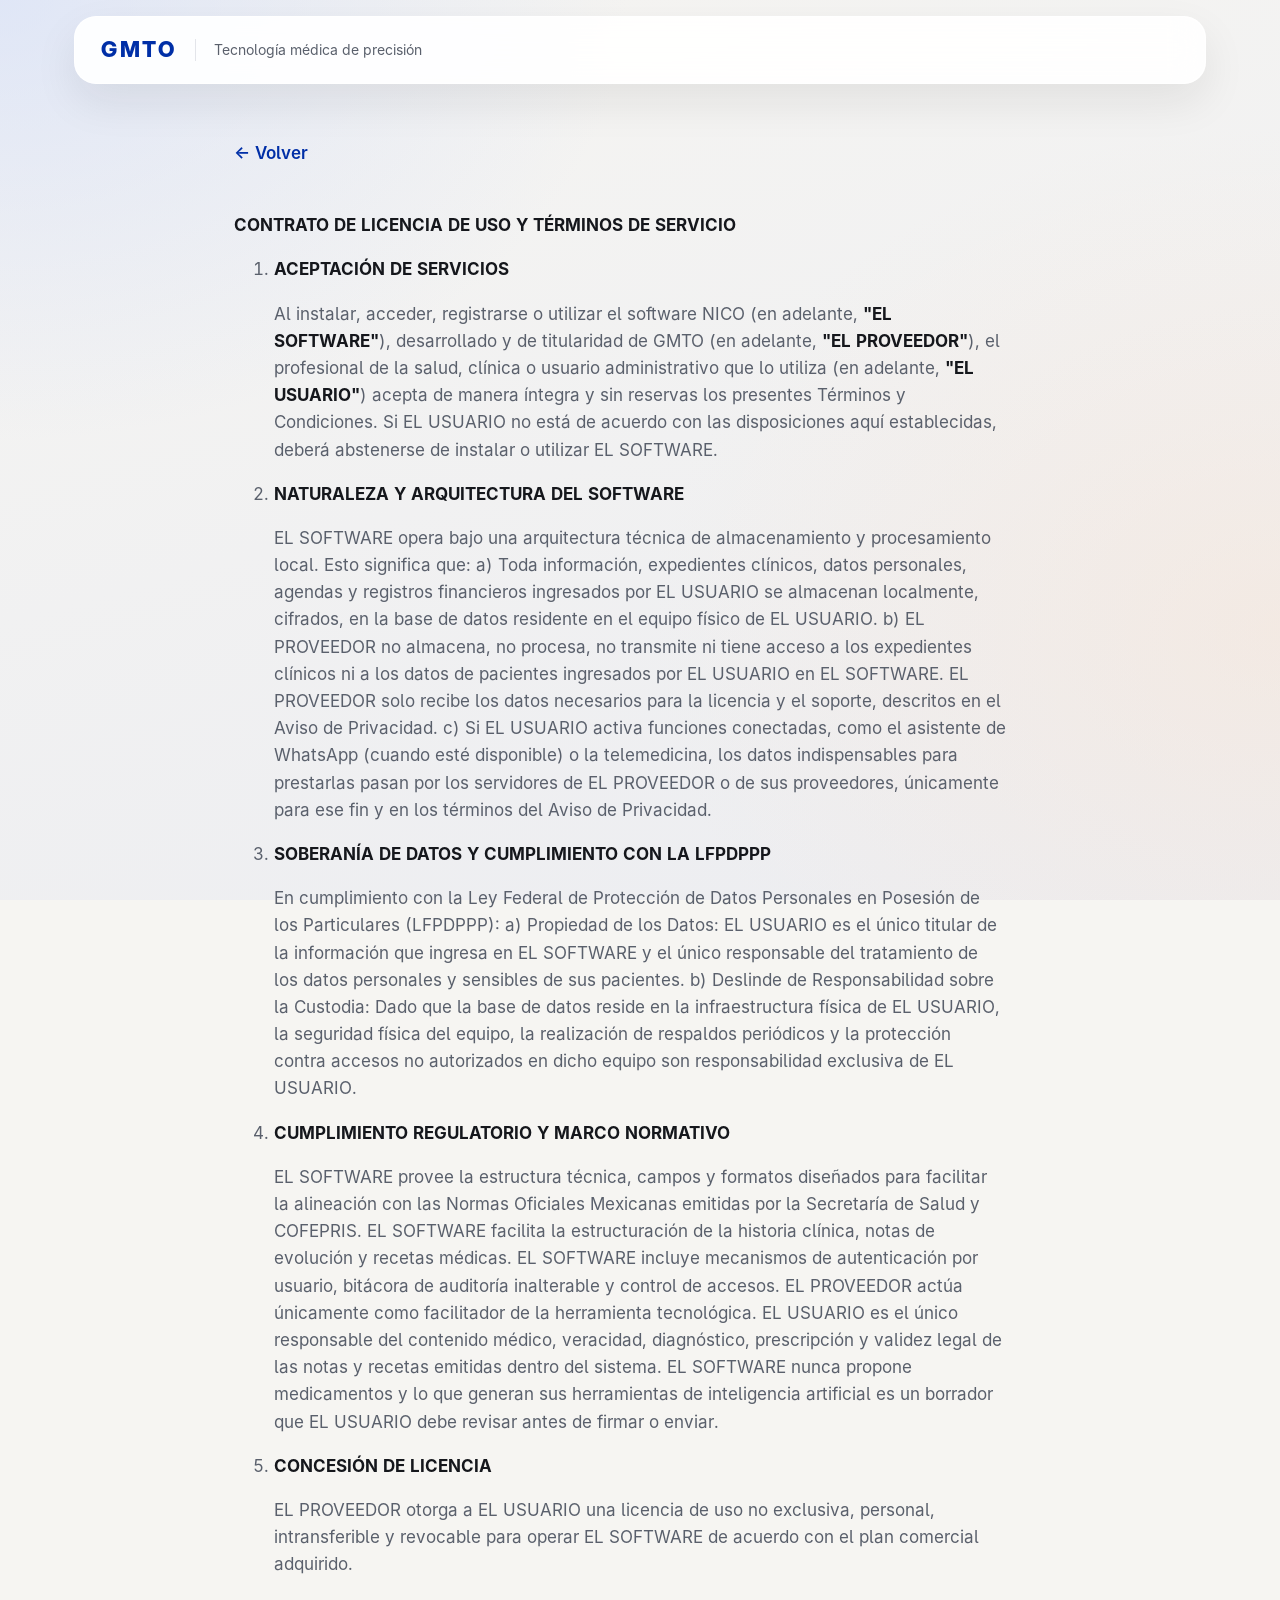
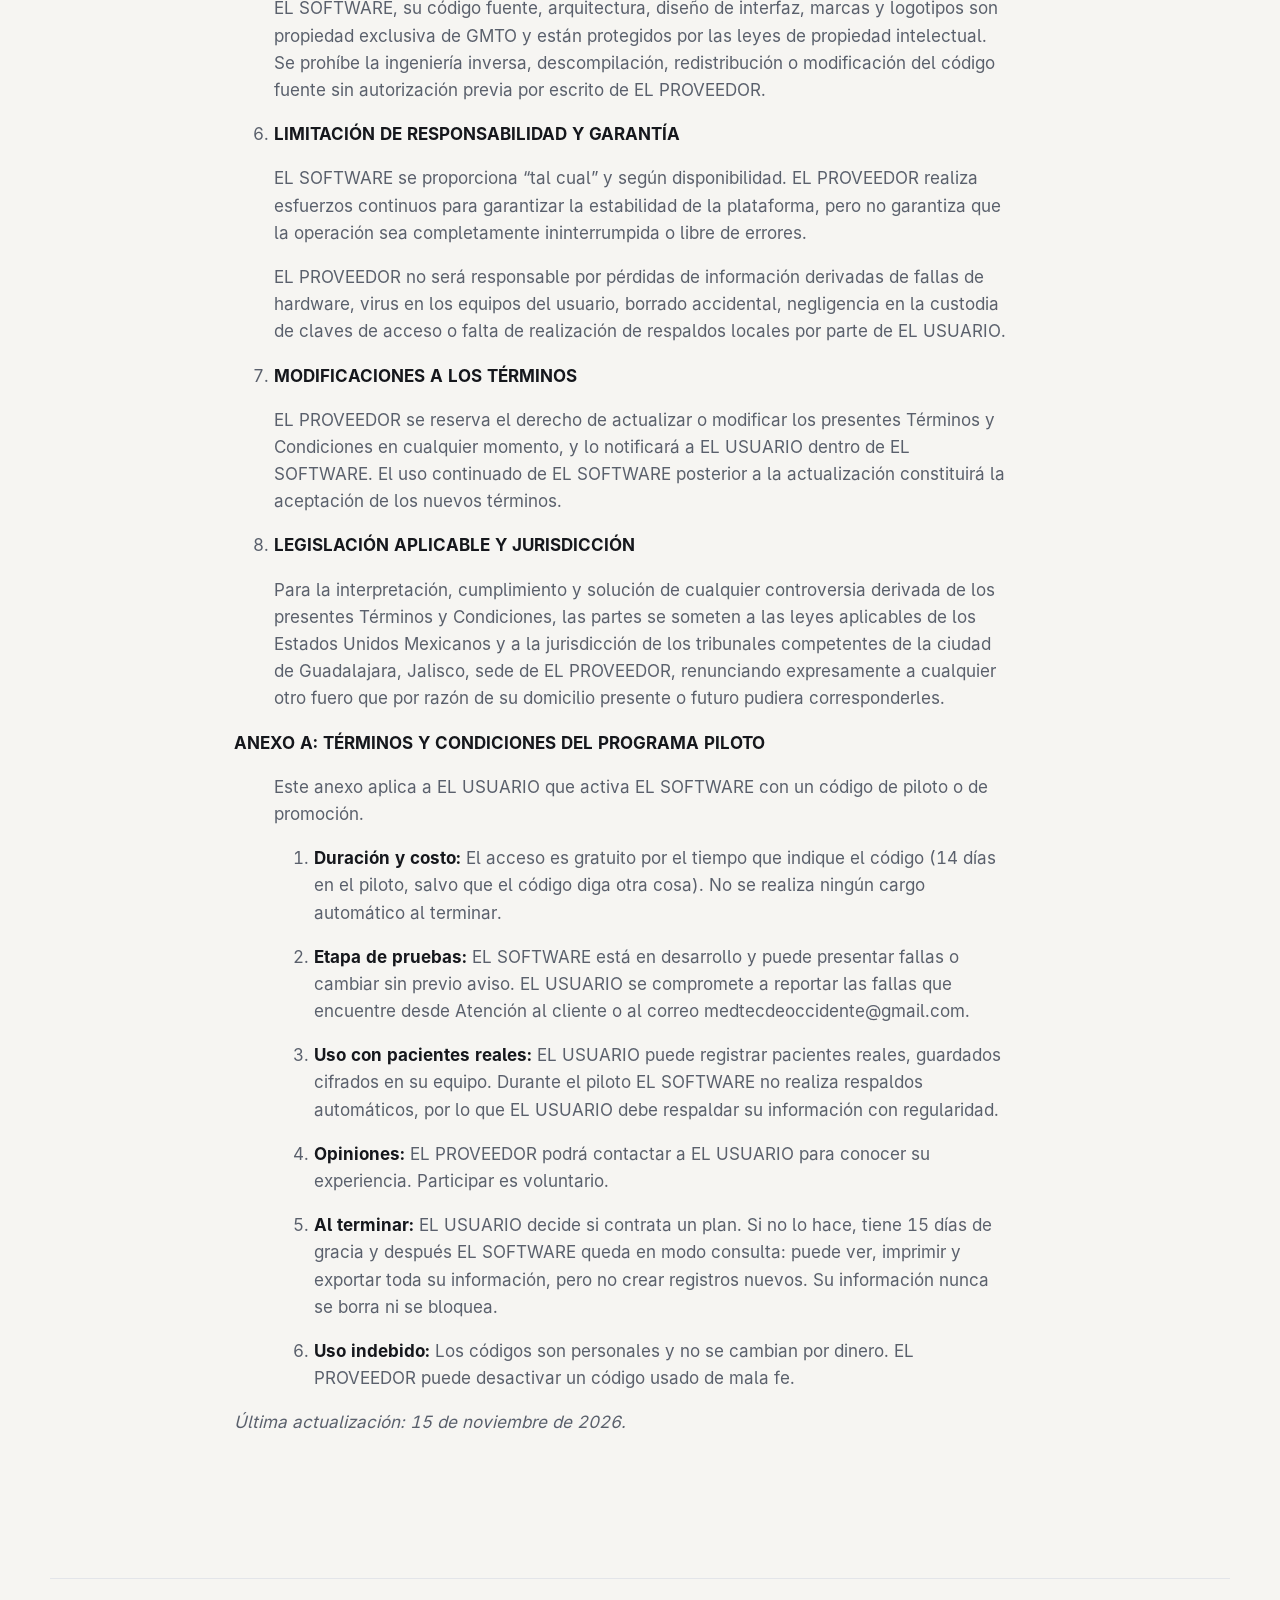
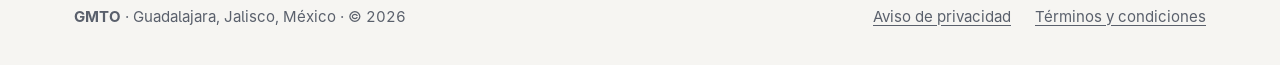
<file: terminos.html>
<!doctype html>
<html lang="es">
<head>
<meta charset="utf-8">
<meta name="viewport" content="width=device-width, initial-scale=1">
<title>Términos y condiciones · GMTO</title>
<link rel="icon" type="image/png" href="nico.png">
<link rel="stylesheet" href="sitio.css">
</head>
<body>
<header class="barra"><div class="contenedor barra-in">
  <a class="logo" href="index.html"><b>GMTO</b><span>Tecnología médica de precisión</span></a>
</div></header>
<main class="legal"><div class="contenedor">
<a class="volver" href="index.html">&larr; Volver</a>
<p><strong>CONTRATO DE LICENCIA DE USO Y TÉRMINOS DE SERVICIO</strong></p>
<ol type="1">
<li><p><strong>ACEPTACIÓN DE SERVICIOS</strong></p></li>
</ol>
<blockquote>
<p>Al instalar, acceder, registrarse o utilizar el software NICO (en adelante, <strong>"EL SOFTWARE"</strong>), desarrollado y de titularidad de GMTO (en adelante, <strong>"EL PROVEEDOR"</strong>), el profesional de la salud, clínica o usuario administrativo que lo utiliza (en adelante, <strong>"EL USUARIO"</strong>) acepta de manera íntegra y sin reservas los presentes Términos y Condiciones. Si EL USUARIO no está de acuerdo con las disposiciones aquí establecidas, deberá abstenerse de instalar o utilizar EL SOFTWARE.</p>
</blockquote>
<ol start="2" type="1">
<li><p><strong>NATURALEZA Y ARQUITECTURA DEL SOFTWARE</strong></p></li>
</ol>
<blockquote>
<p>EL SOFTWARE opera bajo una arquitectura técnica de almacenamiento y procesamiento local. Esto significa que: a) Toda información, expedientes clínicos, datos personales, agendas y registros financieros ingresados por EL USUARIO se almacenan localmente, cifrados, en la base de datos residente en el equipo físico de EL USUARIO. b) EL PROVEEDOR no almacena, no procesa, no transmite ni tiene acceso a los expedientes clínicos ni a los datos de pacientes ingresados por EL USUARIO en EL SOFTWARE. EL PROVEEDOR solo recibe los datos necesarios para la licencia y el soporte, descritos en el Aviso de Privacidad. c) Si EL USUARIO activa funciones conectadas, como el asistente de WhatsApp (cuando esté disponible) o la telemedicina, los datos indispensables para prestarlas pasan por los servidores de EL PROVEEDOR o de sus proveedores, únicamente para ese fin y en los términos del Aviso de Privacidad.</p>
</blockquote>
<ol start="3" type="1">
<li><p><strong>SOBERANÍA DE DATOS Y CUMPLIMIENTO CON LA LFPDPPP</strong></p></li>
</ol>
<blockquote>
<p>En cumplimiento con la Ley Federal de Protección de Datos Personales en Posesión de los Particulares (LFPDPPP): a) Propiedad de los Datos: EL USUARIO es el único titular de la información que ingresa en EL SOFTWARE y el único responsable del tratamiento de los datos personales y sensibles de sus pacientes. b) Deslinde de Responsabilidad sobre la Custodia: Dado que la base de datos reside en la infraestructura física de EL USUARIO, la seguridad física del equipo, la realización de respaldos periódicos y la protección contra accesos no autorizados en dicho equipo son responsabilidad exclusiva de EL USUARIO.</p>
</blockquote>
<ol start="4" type="1">
<li><p><strong>CUMPLIMIENTO REGULATORIO Y MARCO NORMATIVO</strong></p></li>
</ol>
<blockquote>
<p>EL SOFTWARE provee la estructura técnica, campos y formatos diseñados para facilitar la alineación con las Normas Oficiales Mexicanas emitidas por la Secretaría de Salud y COFEPRIS. EL SOFTWARE facilita la estructuración de la historia clínica, notas de evolución y recetas médicas. EL SOFTWARE incluye mecanismos de autenticación por usuario, bitácora de auditoría inalterable y control de accesos. EL PROVEEDOR actúa únicamente como facilitador de la herramienta tecnológica. EL USUARIO es el único responsable del contenido médico, veracidad, diagnóstico, prescripción y validez legal de las notas y recetas emitidas dentro del sistema. EL SOFTWARE nunca propone medicamentos y lo que generan sus herramientas de inteligencia artificial es un borrador que EL USUARIO debe revisar antes de firmar o enviar.</p>
</blockquote>
<ol start="5" type="1">
<li><p><strong>CONCESIÓN DE LICENCIA</strong></p></li>
</ol>
<blockquote>
<p>EL PROVEEDOR otorga a EL USUARIO una licencia de uso no exclusiva, personal, intransferible y revocable para operar EL SOFTWARE de acuerdo con el plan comercial adquirido.</p>
<p>EL SOFTWARE, su código fuente, arquitectura, diseño de interfaz, marcas y logotipos son propiedad exclusiva de GMTO y están protegidos por las leyes de propiedad intelectual. Se prohíbe la ingeniería inversa, descompilación, redistribución o modificación del código fuente sin autorización previa por escrito de EL PROVEEDOR.</p>
</blockquote>
<ol start="6" type="1">
<li><p><strong>LIMITACIÓN DE RESPONSABILIDAD Y GARANTÍA</strong></p></li>
</ol>
<blockquote>
<p>EL SOFTWARE se proporciona “tal cual” y según disponibilidad. EL PROVEEDOR realiza esfuerzos continuos para garantizar la estabilidad de la plataforma, pero no garantiza que la operación sea completamente ininterrumpida o libre de errores.</p>
<p>EL PROVEEDOR no será responsable por pérdidas de información derivadas de fallas de hardware, virus en los equipos del usuario, borrado accidental, negligencia en la custodia de claves de acceso o falta de realización de respaldos locales por parte de EL USUARIO.</p>
</blockquote>
<ol start="7" type="1">
<li><p><strong>MODIFICACIONES A LOS TÉRMINOS</strong></p></li>
</ol>
<blockquote>
<p>EL PROVEEDOR se reserva el derecho de actualizar o modificar los presentes Términos y Condiciones en cualquier momento, y lo notificará a EL USUARIO dentro de EL SOFTWARE. El uso continuado de EL SOFTWARE posterior a la actualización constituirá la aceptación de los nuevos términos.</p>
</blockquote>
<ol start="8" type="1">
<li><p><strong>LEGISLACIÓN APLICABLE Y JURISDICCIÓN</strong></p></li>
</ol>
<blockquote>
<p>Para la interpretación, cumplimiento y solución de cualquier controversia derivada de los presentes Términos y Condiciones, las partes se someten a las leyes aplicables de los Estados Unidos Mexicanos y a la jurisdicción de los tribunales competentes de la ciudad de Guadalajara, Jalisco, sede de EL PROVEEDOR, renunciando expresamente a cualquier otro fuero que por razón de su domicilio presente o futuro pudiera corresponderles.</p>
</blockquote>
<p><strong>ANEXO A: TÉRMINOS Y CONDICIONES DEL PROGRAMA PILOTO</strong></p>
<blockquote>
<p>Este anexo aplica a EL USUARIO que activa EL SOFTWARE con un código de piloto o de promoción.</p>
<ol type="1">
<li><p><strong>Duración y costo:</strong> El acceso es gratuito por el tiempo que indique el código (14 días en el piloto, salvo que el código diga otra cosa). No se realiza ningún cargo automático al terminar.</p></li>
<li><p><strong>Etapa de pruebas:</strong> EL SOFTWARE está en desarrollo y puede presentar fallas o cambiar sin previo aviso. EL USUARIO se compromete a reportar las fallas que encuentre desde Atención al cliente o al correo medtecdeoccidente@gmail.com.</p></li>
<li><p><strong>Uso con pacientes reales:</strong> EL USUARIO puede registrar pacientes reales, guardados cifrados en su equipo. Durante el piloto EL SOFTWARE no realiza respaldos automáticos, por lo que EL USUARIO debe respaldar su información con regularidad.</p></li>
<li><p><strong>Opiniones:</strong> EL PROVEEDOR podrá contactar a EL USUARIO para conocer su experiencia. Participar es voluntario.</p></li>
<li><p><strong>Al terminar:</strong> EL USUARIO decide si contrata un plan. Si no lo hace, tiene 15 días de gracia y después EL SOFTWARE queda en modo consulta: puede ver, imprimir y exportar toda su información, pero no crear registros nuevos. Su información nunca se borra ni se bloquea.</p></li>
<li><p><strong>Uso indebido:</strong> Los códigos son personales y no se cambian por dinero. EL PROVEEDOR puede desactivar un código usado de mala fe.</p></li>
</ol>
</blockquote>
<p><em>Última actualización: 15 de noviembre de 2026.</em></p>
</div></main>
<footer class="pie"><div class="contenedor pie-in">
  <p><b>GMTO</b> · Guadalajara, Jalisco, México · © 2026</p>
  <nav><a href="privacidad.html">Aviso de privacidad</a><a href="terminos.html">Términos y condiciones</a></nav>
</div></footer>
</body>
</html>
</file>
<file: sitio.css>
/* GMTO · sitio. Estética de NICO (tema Cristal): marfil y vidrio, píldoras, Azul Klein como acento de marca. */
@font-face { font-family: "Inter"; font-weight: 400; font-display: swap; src: url("inter-400.woff") format("woff"); }
@font-face { font-family: "Inter"; font-weight: 500; font-display: swap; src: url("inter-500.woff") format("woff"); }
@font-face { font-family: "Inter"; font-weight: 600; font-display: swap; src: url("inter-600.woff") format("woff"); }
@font-face { font-family: "Inter"; font-weight: 700; font-display: swap; src: url("inter-700.woff") format("woff"); }
@font-face { font-family: "Inter Display"; font-weight: 700; font-display: swap; src: url("inter-display-700.woff") format("woff"); }
@font-face { font-family: "Inter Display"; font-weight: 800; font-display: swap; src: url("inter-display-800.woff") format("woff"); }

/* Cristal (de fábrica) */
:root {
  --klein: #002FA7; --klein-hondo: #00237E; --klein-claro: #1E44B5; --klein-medio: #5D78CC;
  --klein-bruma: #C9D5F5; --klein-velo: #EBF0FC;
  --fondo-a: #F6F5F2; --fondo-b: #ECEDF1;
  --brillo-azul: rgba(205, 218, 250, .55); --brillo-durazno: rgba(250, 226, 206, .40);
  --vidrio: rgba(255, 255, 255, .80); --vidrio-fuerte: rgba(255, 255, 255, .92); --vidrio-borde: rgba(255, 255, 255, .9);
  --texto: #15171C; --texto-suave: #5A606C; --linea: #E3E5EA;
  --acento: var(--klein); --boton: var(--klein); --boton-hover: var(--klein-hondo); --boton-texto: #FFFFFF;
  --sombra: 0 18px 44px rgba(20, 23, 28, .08); --sombra-captura: 0 34px 70px -24px rgba(20, 23, 28, .28);
  --barra-ventana: #F1F3F8; --punto: #C3CAD8;
  color-scheme: light;
}
/* Titanio (oscuro) */
@media (prefers-color-scheme: dark) {
  :root:not([data-theme="light"]) {
    --fondo-a: #121419; --fondo-b: #0B0C10;
    --brillo-azul: rgba(60, 90, 200, .22); --brillo-durazno: rgba(160, 110, 80, .12);
    --vidrio: rgba(30, 33, 41, .72); --vidrio-fuerte: rgba(30, 33, 41, .9); --vidrio-borde: rgba(255, 255, 255, .06);
    --texto: #EEF0F3; --texto-suave: #B5B9C2; --linea: #2A2E38;
    --acento: #A9BCFF; --klein-velo: #1B2550;
    --sombra: 0 18px 44px rgba(0, 0, 0, .35); --sombra-captura: 0 34px 70px -24px rgba(0, 0, 0, .6);
    --barra-ventana: #1E212A; --punto: #4A505E;
    color-scheme: dark;
  }
}
:root[data-theme="dark"] {
  --fondo-a: #121419; --fondo-b: #0B0C10;
  --brillo-azul: rgba(60, 90, 200, .22); --brillo-durazno: rgba(160, 110, 80, .12);
  --vidrio: rgba(30, 33, 41, .72); --vidrio-fuerte: rgba(30, 33, 41, .9); --vidrio-borde: rgba(255, 255, 255, .06);
  --texto: #EEF0F3; --texto-suave: #B5B9C2; --linea: #2A2E38;
  --acento: #A9BCFF; --klein-velo: #1B2550;
  --sombra: 0 18px 44px rgba(0, 0, 0, .35); --sombra-captura: 0 34px 70px -24px rgba(0, 0, 0, .6);
  --barra-ventana: #1E212A; --punto: #4A505E;
  color-scheme: dark;
}

* { box-sizing: border-box; }
html { scroll-behavior: smooth; scroll-padding-top: 110px; }
body {
  margin: 0; color: var(--texto); background: var(--fondo-a);
  font: 400 17px/1.6 "Inter", system-ui, sans-serif; font-feature-settings: "cv05", "tnum";
  -webkit-font-smoothing: antialiased;
}
/* Fondo continuo: marfil a gris perla con brillos suaves, fijo detrás de todo */
body::before { content: ""; position: fixed; inset: 0; z-index: -1; pointer-events: none;
  background:
    radial-gradient(70vw 70vh at 0% 0%, var(--brillo-azul), transparent 70%),
    radial-gradient(70vw 80vh at 100% 70%, var(--brillo-durazno), transparent 70%),
    linear-gradient(165deg, var(--fondo-a), var(--fondo-b)); }
img, video { max-width: 100%; height: auto; display: block; }
a { color: var(--acento); text-underline-offset: 3px; }
h1, h2, h3 { font-family: "Inter Display", "Inter", sans-serif; line-height: 1.08; margin: 0; letter-spacing: -0.025em; text-wrap: balance; }
.contenedor { width: 100%; max-width: 1180px; margin: 0 auto; padding: 0 24px; }
.centro { text-align: center; margin-left: auto; margin-right: auto; }
.entrada.centro { margin-left: auto; margin-right: auto; }
.entrada { font-size: 19px; color: var(--texto-suave); max-width: 620px; margin: 18px 0 0; }
.titulo-grande { font-size: clamp(36px, 5.6vw, 64px); font-weight: 800; }

/* Vidrio */
.tarjeta-vidrio, .plan, .pasos {
  background: var(--vidrio); border: 1px solid var(--vidrio-borde); border-radius: 28px; box-shadow: var(--sombra);
  backdrop-filter: blur(14px) saturate(1.2); -webkit-backdrop-filter: blur(14px) saturate(1.2);
}

/* Botones en píldora */
.btn {
  display: inline-flex; align-items: center; justify-content: center; gap: 10px;
  background: var(--boton); color: var(--boton-texto); text-decoration: none; font-weight: 600;
  padding: 14px 26px; border-radius: 999px; border: 1px solid var(--boton);
  box-shadow: 0 10px 24px -12px rgba(0, 47, 167, .55);
  transition: background .15s, transform .15s, box-shadow .15s;
}
.btn:hover { background: var(--boton-hover); border-color: var(--boton-hover); transform: translateY(-1px); }
.btn:focus-visible, a:focus-visible, button:focus-visible { outline: 3px solid var(--klein-medio); outline-offset: 3px; }
.btn-claro { background: var(--vidrio-fuerte); color: var(--texto); border-color: var(--linea); box-shadow: none; }
.btn-claro:hover { background: var(--vidrio-fuerte); border-color: var(--texto-suave); color: var(--texto); }
.btn-blanco { background: #fff; color: var(--klein); border-color: #fff; box-shadow: none; }
.btn-blanco:hover { background: var(--klein-velo); border-color: var(--klein-velo); color: var(--klein); }
.btn-chico { padding: 10px 20px; font-size: 15px; box-shadow: none; }
.btn-grande { padding: 17px 30px; font-size: 18px; }
.acciones { display: flex; flex-wrap: wrap; gap: 14px; margin-top: 34px; }
.centro-flex { justify-content: center; }

/* Barra flotante */
.barra { position: sticky; top: 0; z-index: 10; padding: 16px 0 0; }
.barra-in {
  display: flex; align-items: center; justify-content: space-between; height: 68px;
  background: var(--vidrio-fuerte); border: 1px solid var(--vidrio-borde); border-radius: 22px; box-shadow: var(--sombra);
  backdrop-filter: blur(16px) saturate(1.3); -webkit-backdrop-filter: blur(16px) saturate(1.3);
  padding: 0 14px 0 26px; max-width: 1132px;
}
.logo { display: flex; align-items: center; gap: 18px; text-decoration: none; color: var(--texto); }
.logo b { font-family: "Inter Display"; font-weight: 800; font-size: 22px; letter-spacing: 0.12em; color: var(--acento); }
.logo span { font-size: 14px; color: var(--texto-suave); padding-left: 18px; border-left: 1px solid var(--linea); }
.menu { display: flex; align-items: center; gap: 28px; }
.menu a:not(.btn) { color: var(--texto); text-decoration: none; font-weight: 500; font-size: 15.5px; }
.menu a:not(.btn):hover { color: var(--acento); }
.menu-btn { display: none; background: none; border: 0; color: var(--texto); padding: 8px; cursor: pointer; }

/* Héroe GMTO */
.heroe { padding: 110px 0 90px; }
.ceja { display: inline-block; font-weight: 600; color: var(--acento); font-size: 14.5px; margin: 0 0 22px;
  background: var(--klein-velo); padding: 7px 14px; border-radius: 999px; }
.heroe h1 { font-size: clamp(46px, 7.6vw, 92px); font-weight: 800; letter-spacing: -0.035em; line-height: 1.02; }
.heroe h1 em { font-style: normal; color: var(--acento); }

/* NICO */
.nico { padding: 64px 0 40px; text-align: center; }
.marca-nico { display: inline-flex; align-items: center; gap: 14px; margin: 0 0 22px; }
.marca-nico b { font-family: "Inter Display"; font-weight: 700; font-size: 28px; letter-spacing: 0.2em; color: var(--texto); margin-right: -0.2em; }
.marca-nico span { color: var(--texto-suave); font-weight: 500; padding-left: 14px; border-left: 1px solid var(--linea); }
.video { margin: 52px auto 0; max-width: 1000px; }
.video video { width: 100%; aspect-ratio: 16 / 9; border-radius: 28px; background: #0B0C10; box-shadow: var(--sombra-captura); }
.video figcaption { font-size: 14px; color: var(--texto-suave); margin-top: 14px; }

/* Servicios */
.servicios { padding: 40px 0 64px; }
.servicio { display: grid; grid-template-columns: 5fr 7fr; gap: 64px; align-items: center; padding: 64px 0; }
.servicio.inverso .texto { order: 2; }
.servicio h3 { font-size: clamp(30px, 3.6vw, 44px); font-weight: 800; display: flex; flex-wrap: wrap; align-items: center; gap: 12px; }
.servicio ul { list-style: none; padding: 0; margin: 22px 0 0; }
.servicio li { position: relative; padding-left: 30px; margin: 12px 0; color: var(--texto-suave); }
.servicio li::before { content: ""; position: absolute; left: 0; top: 0.32em; width: 18px; height: 18px; border-radius: 50%;
  background: var(--klein-velo) url("data:image/svg+xml,%3Csvg xmlns='http://www.w3.org/2000/svg' viewBox='0 0 24 24' fill='none' stroke='%23002FA7' stroke-width='3' stroke-linecap='round' stroke-linejoin='round'%3E%3Cpath d='m6 12.5 4 4 8-9'/%3E%3C/svg%3E") center / 12px no-repeat; }
.pantallas { position: relative; }
.ventana { border-radius: 22px; overflow: hidden; background: #fff; border: 1px solid var(--linea); box-shadow: var(--sombra-captura); }
.ventana-barra { display: flex; justify-content: flex-end; gap: 8px; align-items: center; height: 36px; padding: 0 16px;
  background: var(--barra-ventana); border-bottom: 1px solid var(--linea); }
.ventana-barra i { width: 11px; height: 11px; border-radius: 50%; background: var(--punto); }
.pantallas img.sobre { position: absolute; width: 30%; right: -18px; bottom: -30px; border-radius: 14px;
  border: 1px solid var(--linea); box-shadow: var(--sombra-captura); background: #fff; }
.chip { display: inline-block; font-family: "Inter"; font-size: 13px; font-weight: 600; line-height: 1; letter-spacing: 0;
  padding: 7px 12px; border-radius: 999px; background: var(--klein-velo); color: var(--acento); vertical-align: middle; }
.chip-pro { background: var(--klein); color: #fff; }
.chip-claro { background: rgba(255, 255, 255, .18); color: #fff; }

/* Privacidad: tarjeta Azul Klein */
.privacidad { padding: 48px 0 72px; }
.tarjeta-klein { border-radius: 36px; padding: 64px 56px; color: #fff;
  background: radial-gradient(700px 400px at 100% 0%, rgba(143, 168, 255, .35), transparent 70%), linear-gradient(135deg, var(--klein), var(--klein-claro));
  box-shadow: 0 40px 80px -30px rgba(0, 47, 167, .55); }
.tarjeta-klein h2 { font-size: clamp(32px, 4.6vw, 52px); font-weight: 800; }
.tres { display: grid; grid-template-columns: repeat(3, 1fr); gap: 20px; margin-top: 44px; }
.tres > div { background: rgba(255, 255, 255, .10); border: 1px solid rgba(255, 255, 255, .16); border-radius: 22px; padding: 24px; }
.tres h3 { font-size: 21px; font-weight: 700; margin-bottom: 10px; }
.tres p { margin: 0; color: var(--klein-bruma); }

/* Licencia */
.licencia { padding: 72px 0; }
.licencia-in { display: grid; grid-template-columns: 5fr 7fr; gap: 64px; align-items: center; }
.licencia h2 { font-size: clamp(34px, 4.6vw, 54px); font-weight: 800; }

/* Planes */
.planes { padding: 88px 0; }
.tarjetas { display: grid; grid-template-columns: 1fr 1fr; gap: 24px; max-width: 920px; margin: 52px auto 0; }
.plan { position: relative; padding: 38px 34px; display: flex; flex-direction: column; }
.plan h3 { font-size: 26px; font-weight: 800; }
.precio { margin: 18px 0 0; color: var(--texto-suave); }
.precio b { font-family: "Inter Display"; font-size: 56px; font-weight: 800; color: var(--texto); letter-spacing: -0.03em; margin-right: 4px; }
.anual { margin: 2px 0 0; color: var(--texto-suave); font-size: 15px; }
.incluye { list-style: none; padding: 0; margin: 26px 0 32px; flex: 1; }
.incluye li { position: relative; padding-left: 30px; margin: 12px 0; }
.incluye li::before { content: ""; position: absolute; left: 0; top: 0.3em; width: 18px; height: 18px; border-radius: 50%;
  background: var(--klein-velo) url("data:image/svg+xml,%3Csvg xmlns='http://www.w3.org/2000/svg' viewBox='0 0 24 24' fill='none' stroke='%23002FA7' stroke-width='3' stroke-linecap='round' stroke-linejoin='round'%3E%3Cpath d='m6 12.5 4 4 8-9'/%3E%3C/svg%3E") center / 12px no-repeat; }
.plan-pro { background: linear-gradient(150deg, var(--klein), var(--klein-claro)); border-color: transparent; color: #fff;
  box-shadow: 0 40px 80px -30px rgba(0, 47, 167, .55); }
.plan-pro .precio, .plan-pro .anual { color: var(--klein-bruma); }
.plan-pro .precio b { color: #fff; }
.plan-pro .incluye li::before { background-color: rgba(255, 255, 255, .16);
  background-image: url("data:image/svg+xml,%3Csvg xmlns='http://www.w3.org/2000/svg' viewBox='0 0 24 24' fill='none' stroke='%23FFFFFF' stroke-width='3' stroke-linecap='round' stroke-linejoin='round'%3E%3Cpath d='m6 12.5 4 4 8-9'/%3E%3C/svg%3E"); }
.plan-pro .extra { font-weight: 600; }
.recomendado { position: absolute; top: 22px; right: 22px; margin: 0; font-size: 13px; font-weight: 600; color: var(--klein); background: #fff;
  padding: 6px 12px; border-radius: 999px; }
.nota { margin-top: 32px; color: var(--texto-suave); }

/* Descarga */
.descarga { padding: 72px 0; }
.descarga-in { display: grid; grid-template-columns: 5fr 7fr; gap: 64px; align-items: start; }
.descarga h2 { font-size: clamp(34px, 4.6vw, 54px); font-weight: 800; }
.descarga .btn-grande { margin-top: 30px; }
.pequeno { font-size: 15px; color: var(--texto-suave); margin-top: 14px; }
.pasos { padding: 34px; }
.pasos h3 { font-size: 20px; font-weight: 700; }
.pasos h3 + ol, .pasos h3 + ul { margin-top: 14px; }
.pasos ol { padding-left: 22px; margin-bottom: 28px; }
.pasos li { margin: 10px 0; color: var(--texto-suave); }
.requisitos { padding-left: 20px; margin-bottom: 0; }

/* Contacto */
.contacto { padding: 56px 0 96px; }
.contacto-in { padding: 72px 40px; }
.contacto .titulo-grande { font-size: clamp(34px, 5vw, 58px); }

/* Pie */
.pie { padding: 28px 0 36px; font-size: 15px; color: var(--texto-suave); }
.pie-in { display: flex; justify-content: space-between; gap: 16px; flex-wrap: wrap; border-top: 1px solid var(--linea); padding-top: 26px; }
.pie p { margin: 0; }
.pie nav { display: flex; gap: 24px; flex-wrap: wrap; }
.pie a { color: var(--texto-suave); }

/* Páginas legales */
.legal { padding: 56px 0 96px; }
.legal .contenedor { max-width: 860px; }
.legal p, .legal li { color: var(--texto-suave); }
.legal strong { color: var(--texto); }
.volver { display: inline-block; margin-bottom: 28px; font-weight: 600; text-decoration: none; }

/* Teléfono y tableta */
@media (max-width: 900px) {
  .servicio, .licencia-in, .descarga-in { grid-template-columns: 1fr; gap: 36px; }
  .servicio.inverso .texto { order: 0; }
  .tres { grid-template-columns: 1fr; gap: 14px; }
  .tarjetas { grid-template-columns: 1fr; }
  .pantallas img.sobre { right: -6px; bottom: -20px; width: 32%; }
}
@media (max-width: 760px) {
  .contenedor { padding: 0 16px; }
  .barra { padding-top: 10px; }
  .barra-in { margin: 0 12px; width: auto; padding: 0 8px 0 18px; height: 60px; border-radius: 18px; }
  .logo span { display: none; }
  .menu-btn { display: block; }
  .menu { display: none; position: absolute; top: 76px; left: 12px; right: 12px; flex-direction: column; align-items: stretch; gap: 0;
    background: var(--vidrio-fuerte); border: 1px solid var(--vidrio-borde); border-radius: 18px; box-shadow: var(--sombra);
    backdrop-filter: blur(16px); -webkit-backdrop-filter: blur(16px); padding: 6px 18px 18px; }
  .menu.abierto { display: flex; }
  .menu a:not(.btn) { padding: 14px 0; border-bottom: 1px solid var(--linea); }
  .menu .btn { margin-top: 14px; }
  .heroe { padding: 64px 0 56px; }
  .nico, .licencia, .planes, .descarga { padding: 56px 0; }
  .privacidad { padding: 24px 0 48px; }
  .tarjeta-klein { padding: 40px 24px; border-radius: 28px; }
  .contacto-in { padding: 48px 20px; }
  .servicio { padding: 40px 0; }
  .entrada { font-size: 17.5px; }
  .pasos, .plan { padding: 26px 22px; }
  .btn-grande { width: 100%; font-size: 17px; }
  .ventana-barra { height: 28px; }
  .ventana-barra i { width: 8px; height: 8px; }
}
@media (prefers-reduced-motion: reduce) { html { scroll-behavior: auto; } .btn { transition: none; } }

/* Estetoscopio de Contacto: una capa detrás de la tarjeta y otra delante */
.esteto-zona { position: relative; }
.esteto { position: absolute; pointer-events: none; height: auto; }
.esteto-atras { z-index: 0; }
.esteto-frente { z-index: 2; }
.esteto-zona > .tarjeta-vidrio { position: relative; z-index: 1; background: #FCFCFB; backdrop-filter: none; -webkit-backdrop-filter: none; }
.contacto { padding-top: 264px; }
.contacto .esteto { width: 260px; top: -204px; right: 0; }
.contacto .contacto-in { padding-top: 150px; }
@media (prefers-color-scheme: dark) { :root:not([data-theme="light"]) .esteto-zona > .tarjeta-vidrio { background: #1C1F27; } }
:root[data-theme="dark"] .esteto-zona > .tarjeta-vidrio { background: #1C1F27; }
@media (max-width: 760px) {
  .contacto { padding-top: 173px; }
  .contacto .esteto { width: 170px; top: -134px; }
  .contacto .contacto-in { padding-top: 143px; }
}
</file>
